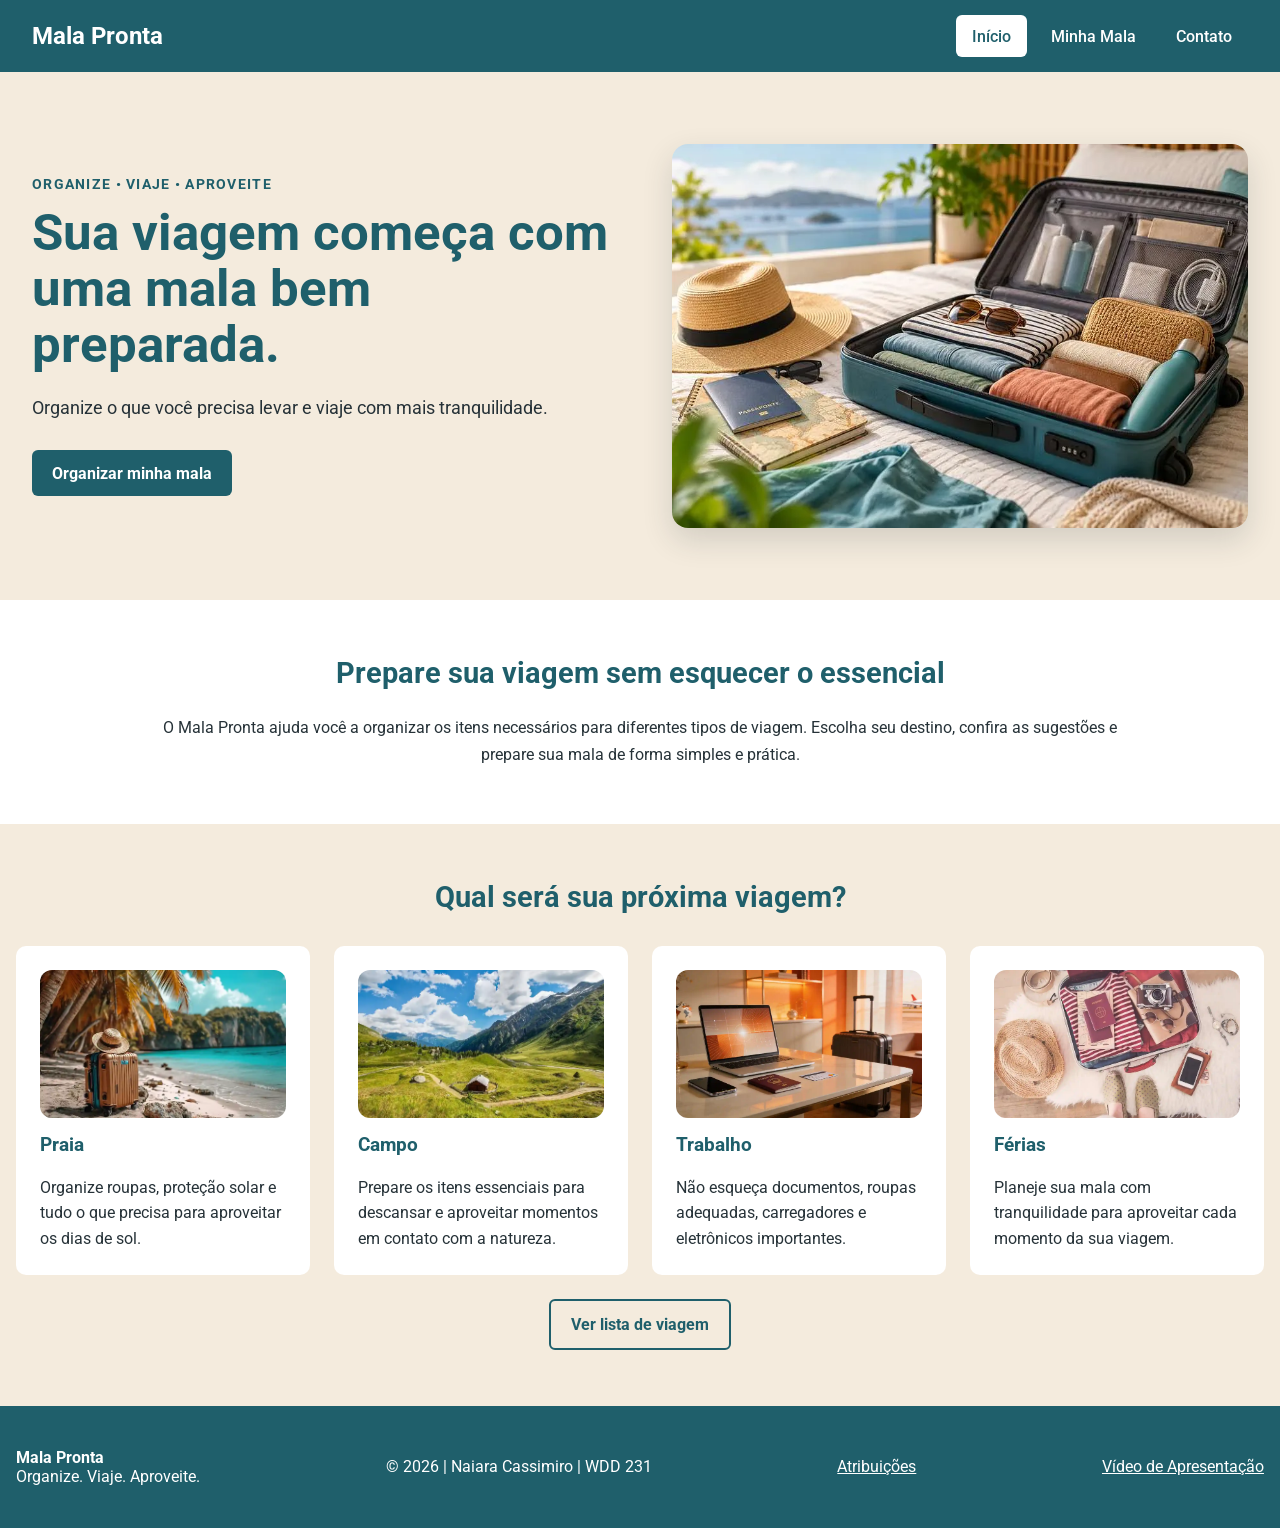
<file: projeto-final/index.html>
<!DOCTYPE html>
<html lang="pt-BR">

<head>
    <meta charset="UTF-8">
    <meta name="viewport" content="width=device-width, initial-scale=1.0">

    <title>Mala Pronta | Organizador de Viagens</title>
    <link rel="icon" href="imagens/favicon.ico" type="image/x-icon">
    <meta property="og:image"
        content="https://naiara-cassimiro.github.io/wdd231/projeto-final/imagens/mala-viagem.webp">

    <meta property="og:url" content="https://naiara-cassimiro.github.io/wdd231/projeto-final/">

    <meta name="description" content="Organize sua mala de viagem de forma simples e prática com o Mala Pronta.">

    <meta name="author" content="Naiara Cassimiro">

    <!-- Open Graph -->
    <meta property="og:title" content="Mala Pronta | Organizador de Viagens">
    <meta property="og:description" content="Planeje sua viagem e organize os itens essenciais da sua mala.">
    <meta property="og:type" content="website">

    <!-- Google Fonts -->
    <link rel="preconnect" href="https://fonts.googleapis.com">
    <link rel="preconnect" href="https://fonts.gstatic.com" crossorigin>
    <link href="https://fonts.googleapis.com/css2?family=Roboto:wght@400;500;700&display=swap" rel="stylesheet">

    <!-- CSS -->
    <link rel="stylesheet" href="estilos/mala_pronta.css">
    <link rel="stylesheet" href="estilos/mala_pronta_responsive.css">

    <script src="scripts/main.js" type="module"></script>

</head>

<body>

    <header>
        <a class="logo" href="index.html" aria-label="Mala Pronta - Página inicial">
            Mala Pronta
        </a>

        <button id="menu" aria-label="Abrir menu de navegação"></button>

        <nav id="navigation" aria-label="Navegação principal">
            <ul>
                <li>
                    <a href="index.html" class="active">Início</a>
                </li>
                <li>
                    <a href="mala.html">Minha Mala</a>
                </li>
                <li>
                    <a href="contato.html">Contato</a>
                </li>
            </ul>
        </nav>
    </header>

    <main>

        <section class="hero">
            <div class="hero-container">

                <div class="hero-content">
                    <p class="hero-label">ORGANIZE • VIAJE • APROVEITE</p>

                    <h1>Sua viagem começa com uma mala bem preparada.</h1>

                    <p>
                        Organize o que você precisa levar e viaje com
                        mais tranquilidade.
                    </p>

                    <a class="primary-button" href="mala.html">
                        Organizar minha mala
                    </a>
                </div>

                <div class="hero-image">
                    <img src="imagens/mala-viagem.webp" alt="Mala de viagem aberta e organizada com roupas e acessórios"
                        width="900" height="600">
                </div>

            </div>
        </section>

        <section class="introduction">
            <h2>Prepare sua viagem sem esquecer o essencial</h2>

            <p>
                O Mala Pronta ajuda você a organizar os itens necessários
                para diferentes tipos de viagem. Escolha seu destino,
                confira as sugestões e prepare sua mala de forma simples
                e prática.
            </p>
        </section>

        <section class="travel-types">
            <h2>Qual será sua próxima viagem?</h2>

            <div class="travel-grid">

                <article class="travel-card">
                    <img src="imagens/praia.webp" alt="Praia ensolarada com mar azul" width="600" height="360"
                        loading="lazy">

                    <h3>Praia</h3>
                    <p>
                        Organize roupas, proteção solar e tudo o que
                        precisa para aproveitar os dias de sol.
                    </p>
                </article>

                <article class="travel-card">
                    <img src="imagens/campo.webp" alt="Paisagem do campo com natureza e montanhas" width="600"
                        height="360" loading="lazy">

                    <h3>Campo</h3>
                    <p>
                        Prepare os itens essenciais para descansar e
                        aproveitar momentos em contato com a natureza.
                    </p>
                </article>

                <article class="travel-card">
                    <img src="imagens/trabalho.webp" alt="Notebook e acessórios preparados para uma viagem de trabalho"
                        width="600" height="360" loading="lazy">

                    <h3>Trabalho</h3>
                    <p>
                        Não esqueça documentos, roupas adequadas,
                        carregadores e eletrônicos importantes.
                    </p>
                </article>

                <article class="travel-card">
                    <img src="imagens/ferias.webp" alt="Mala de viagem com acessórios para as férias" width="600"
                        height="360" loading="lazy">

                    <h3>Férias</h3>
                    <p>
                        Planeje sua mala com tranquilidade para aproveitar
                        cada momento da sua viagem.
                    </p>
                </article>

            </div>

            <a class="secondary-button" href="mala.html">
                Ver lista de viagem
            </a>
        </section>

    </main>

    <footer>
        <div class="footer-content">
            <p>
                <strong>Mala Pronta</strong><br>
                Organize. Viaje. Aproveite.
            </p>

            <p>
                &copy; <span id="currentyear"></span>
                | Naiara Cassimiro | WDD 231
            </p>

            <p>
                <a href="atribuicoes.html">Atribuições</a>
            </p>

            <p>
                <a href="https://youtu.be/-0sILOpYD7E" target="_blank" rel="noopener noreferrer">
                    Vídeo de Apresentação
                </a>
            </p>
        </div>
    </footer>

</body>

</html>
</file>
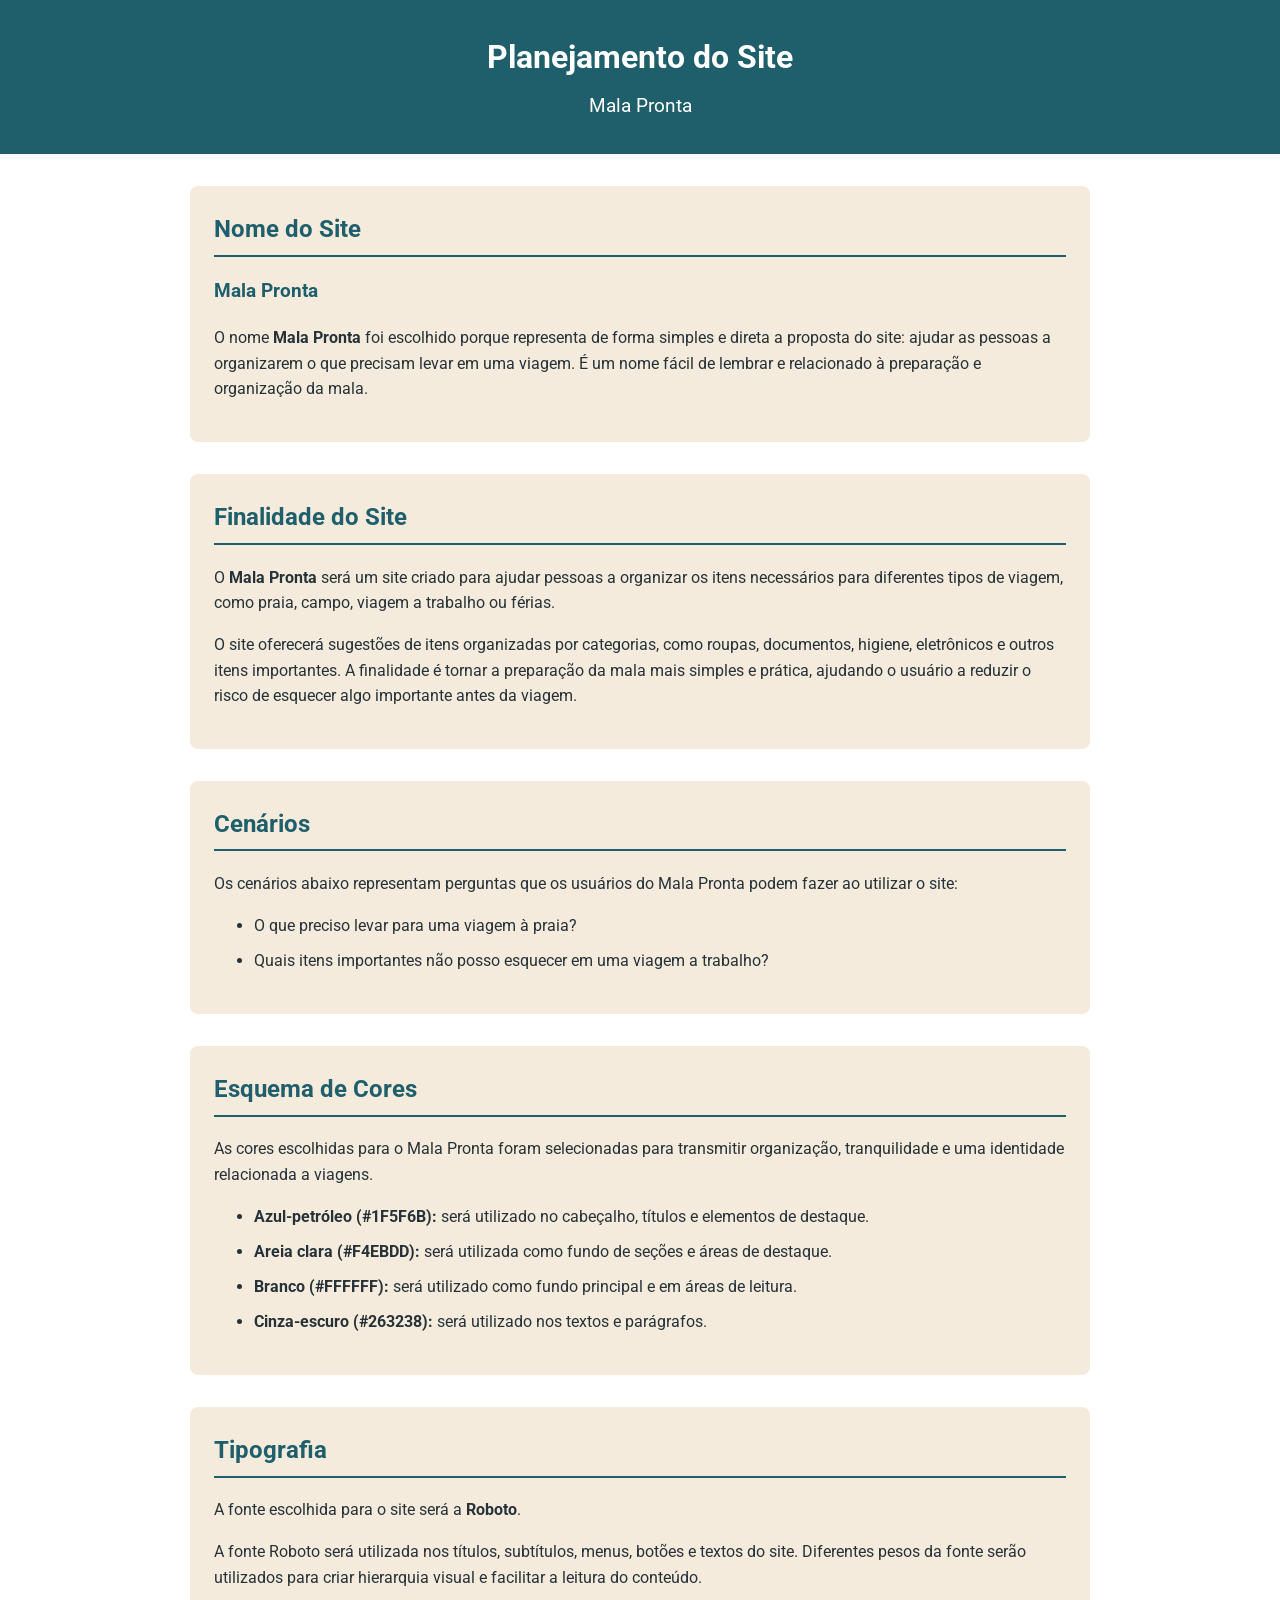
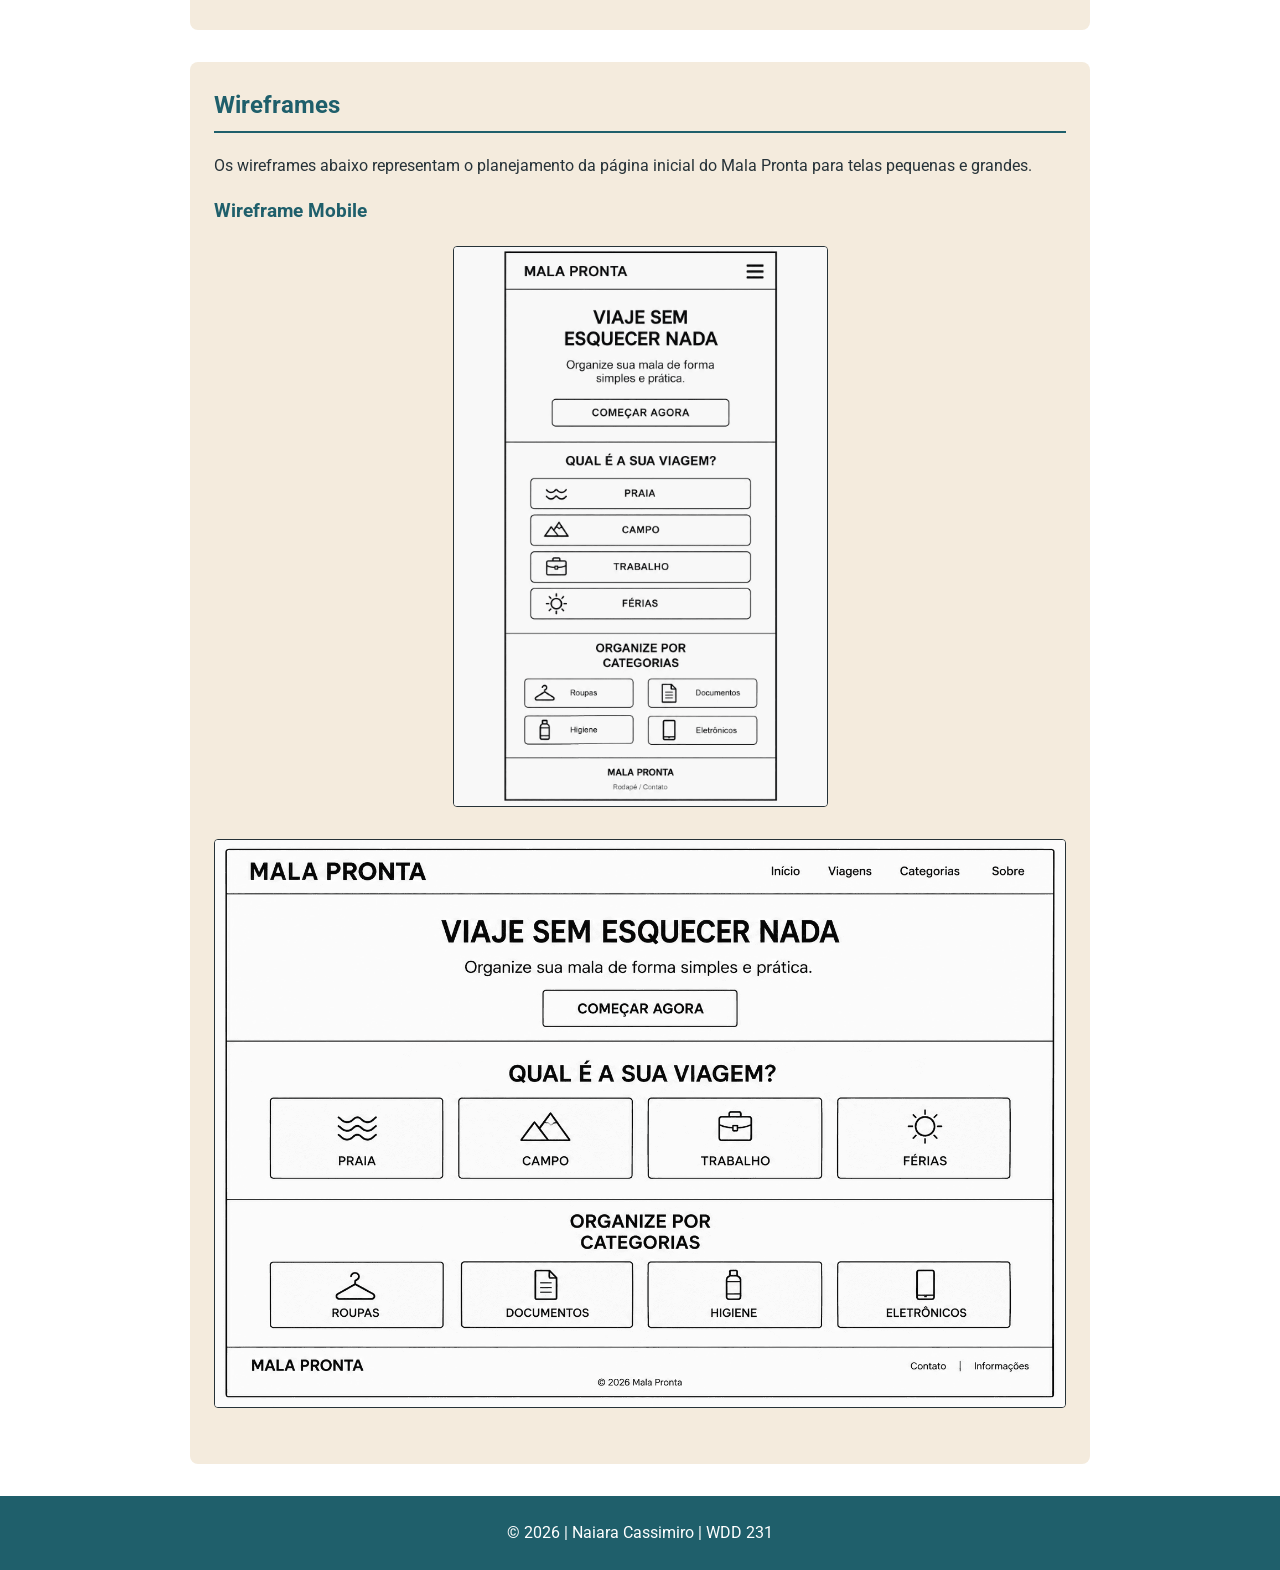
<file: siteplan.html>
<!DOCTYPE html>
<html lang="pt-BR">

<head>
    <meta charset="UTF-8">
    <meta name="viewport" content="width=device-width, initial-scale=1.0">

    <title>Planejamento do Site | Mala Pronta</title>

    <meta name="description" content="Documento de planejamento do site Mala Pronta, um organizador de viagens.">

    <meta name="author" content="Naiara Cassimiro">

    <!-- Google Fonts -->
    <link rel="preconnect" href="https://fonts.googleapis.com">
    <link rel="preconnect" href="https://fonts.gstatic.com" crossorigin>
    <link href="https://fonts.googleapis.com/css2?family=Roboto:wght@400;500;700&display=swap" rel="stylesheet">

    <!-- CSS -->
    <link rel="stylesheet" href="estilos/siteplan.css">
</head>

<body>

    <header>
        <h1>Planejamento do Site</h1>
        <p>Mala Pronta</p>
    </header>

    <main>

        <section>
            <h2>Nome do Site</h2>

            <h3>Mala Pronta</h3>

            <p>
                O nome <strong>Mala Pronta</strong> foi escolhido porque
                representa de forma simples e direta a proposta do site:
                ajudar as pessoas a organizarem o que precisam levar em
                uma viagem. É um nome fácil de lembrar e relacionado à
                preparação e organização da mala.
            </p>
        </section>

        <section>
            <h2>Finalidade do Site</h2>

            <p>
                O <strong>Mala Pronta</strong> será um site criado para
                ajudar pessoas a organizar os itens necessários para
                diferentes tipos de viagem, como praia, campo, viagem
                a trabalho ou férias.
            </p>

            <p>
                O site oferecerá sugestões de itens organizadas por
                categorias, como roupas, documentos, higiene,
                eletrônicos e outros itens importantes. A finalidade
                é tornar a preparação da mala mais simples e prática,
                ajudando o usuário a reduzir o risco de esquecer algo
                importante antes da viagem.
            </p>
        </section>

        <section>
            <h2>Cenários</h2>

            <p>
                Os cenários abaixo representam perguntas que os usuários
                do Mala Pronta podem fazer ao utilizar o site:
            </p>

            <ul>
                <li>
                    O que preciso levar para uma viagem à praia?
                </li>

                <li>
                    Quais itens importantes não posso esquecer em uma
                    viagem a trabalho?
                </li>
            </ul>
        </section>

        <section>
            <h2>Esquema de Cores</h2>

            <p>
                As cores escolhidas para o Mala Pronta foram selecionadas
                para transmitir organização, tranquilidade e uma identidade
                relacionada a viagens.
            </p>

            <ul>
                <li>
                    <strong>Azul-petróleo (#1F5F6B):</strong>
                    será utilizado no cabeçalho, títulos e elementos
                    de destaque.
                </li>

                <li>
                    <strong>Areia clara (#F4EBDD):</strong>
                    será utilizada como fundo de seções e áreas de destaque.
                </li>

                <li>
                    <strong>Branco (#FFFFFF):</strong>
                    será utilizado como fundo principal e em áreas de leitura.
                </li>

                <li>
                    <strong>Cinza-escuro (#263238):</strong>
                    será utilizado nos textos e parágrafos.
                </li>
            </ul>
        </section>

        <section>
            <h2>Tipografia</h2>

            <p>
                A fonte escolhida para o site será a
                <strong>Roboto</strong>.
            </p>

            <p>
                A fonte Roboto será utilizada nos títulos, subtítulos,
                menus, botões e textos do site. Diferentes pesos da fonte
                serão utilizados para criar hierarquia visual e facilitar
                a leitura do conteúdo.
            </p>
        </section>

        <section>
            <h2>Wireframes</h2>

            <p>
                Os wireframes abaixo representam o planejamento da página
                inicial do Mala Pronta para telas pequenas e grandes.
            </p>

            <h3>Wireframe Mobile</h3>

            <img src="imagens/wireframe_mobile.png"
                alt="Wireframe da página inicial do Mala Pronta para dispositivos móveis">

            <img src="imagens/wireframe_desktop.png"
                alt="Wireframe da página inicial do Mala Pronta para desktop e tablet">
        </section>

    </main>

    <footer>
        <p>&copy; 2026 | Naiara Cassimiro | WDD 231</p>
    </footer>

</body>

</html>
</file>
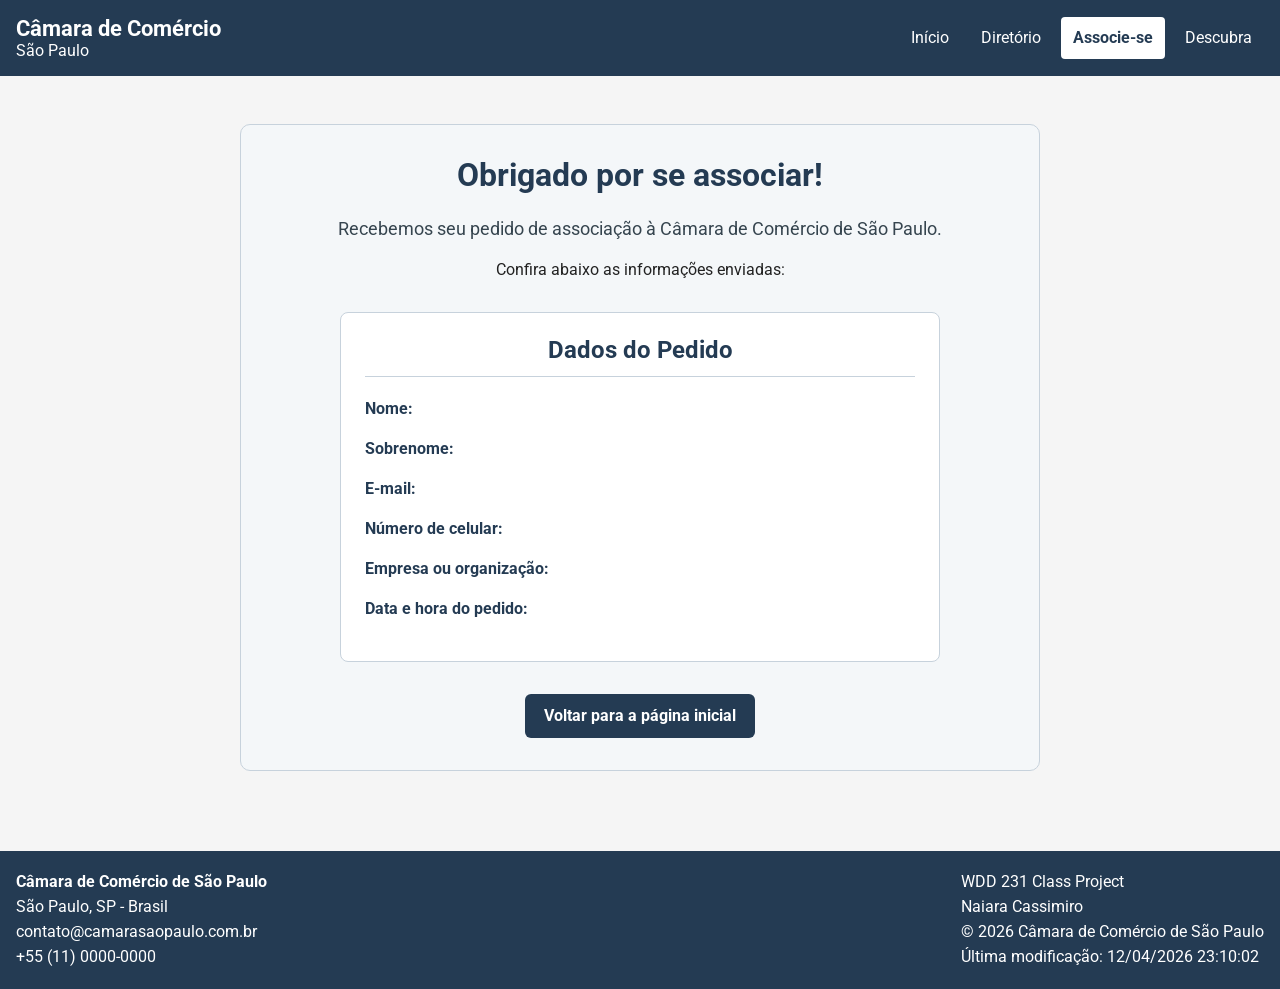
<file: camara/agradecimento.html>
<!DOCTYPE html>
<html lang="pt-BR">

<head>
    <meta charset="UTF-8">
    <meta name="viewport" content="width=device-width, initial-scale=1.0">

    <title>Obrigado | Câmara de Comércio de São Paulo</title>

    <meta name="description" content="Confirmação do pedido de associação à Câmara de Comércio de São Paulo.">

    <meta name="author" content="Naiara Cassimiro">

    <!-- Favicon -->
    <link rel="icon" href="favicon.ico">

    <!-- Google Fonts -->
    <link rel="preconnect" href="https://fonts.googleapis.com">
    <link rel="preconnect" href="https://fonts.gstatic.com" crossorigin>
    <link href="https://fonts.googleapis.com/css2?family=Roboto:wght@400;500;700&display=swap" rel="stylesheet">

    <!-- CSS -->
    <link rel="stylesheet" href="../estilos/normalize.css">
    <link rel="stylesheet" href="estilos/home.css">
    <link rel="stylesheet" href="estilos/agradecimento.css">

    <!-- JavaScript -->
    <script src="scripts/navigation.js" defer></script>
    <script src="scripts/date.js" defer></script>
    <script src="scripts/agradecimento.js" defer></script>
</head>

<body>

    <header>

        <div class="brand">
            <span class="brand-name">Câmara de Comércio</span>
            <span class="brand-city">São Paulo</span>
        </div>

        <button id="menu" aria-label="Abrir menu de navegação"></button>

        <nav id="navigation">
            <ul>
                <li>
                    <a href="index.html">Início</a>
                </li>

                <li>
                    <a href="diretorio.html">Diretório</a>
                </li>

                <li>
                    <a href="associacao.html" class="active">
                        Associe-se
                    </a>
                </li>

                <li>
                    <a href="sobre.html">Descubra</a>
                </li>
            </ul>
        </nav>

    </header>

    <main class="agradecimento-principal">

        <section class="confirmacao">

            <h1>Obrigado por se associar!</h1>

            <p class="mensagem-confirmacao">
                Recebemos seu pedido de associação à Câmara de Comércio
                de São Paulo.
            </p>

            <p>
                Confira abaixo as informações enviadas:
            </p>

            <div class="dados-enviados">

                <h2>Dados do Pedido</h2>

                <p>
                    <strong>Nome:</strong>
                    <span id="nome-enviado"></span>
                </p>

                <p>
                    <strong>Sobrenome:</strong>
                    <span id="sobrenome-enviado"></span>
                </p>

                <p>
                    <strong>E-mail:</strong>
                    <span id="email-enviado"></span>
                </p>

                <p>
                    <strong>Número de celular:</strong>
                    <span id="telefone-enviado"></span>
                </p>

                <p>
                    <strong>Empresa ou organização:</strong>
                    <span id="organizacao-enviada"></span>
                </p>

                <p>
                    <strong>Data e hora do pedido:</strong>
                    <span id="data-hora-enviada"></span>
                </p>

            </div>

            <a href="index.html" class="botao-inicio">
                Voltar para a página inicial
            </a>

        </section>

    </main>

    <footer>

        <div class="contact-info">

            <p>
                <strong>Câmara de Comércio de São Paulo</strong>
            </p>

            <p>São Paulo, SP - Brasil</p>

            <p>contato@camarasaopaulo.com.br</p>

            <p>+55 (11) 0000-0000</p>

        </div>

        <div class="developer-info">

            <p>WDD 231 Class Project</p>

            <p>Naiara Cassimiro</p>

            <p>
                &copy;
                <span id="currentyear"></span>
                Câmara de Comércio de São Paulo
            </p>

            <p id="lastModified"></p>

        </div>

    </footer>

</body>

</html>
</file>
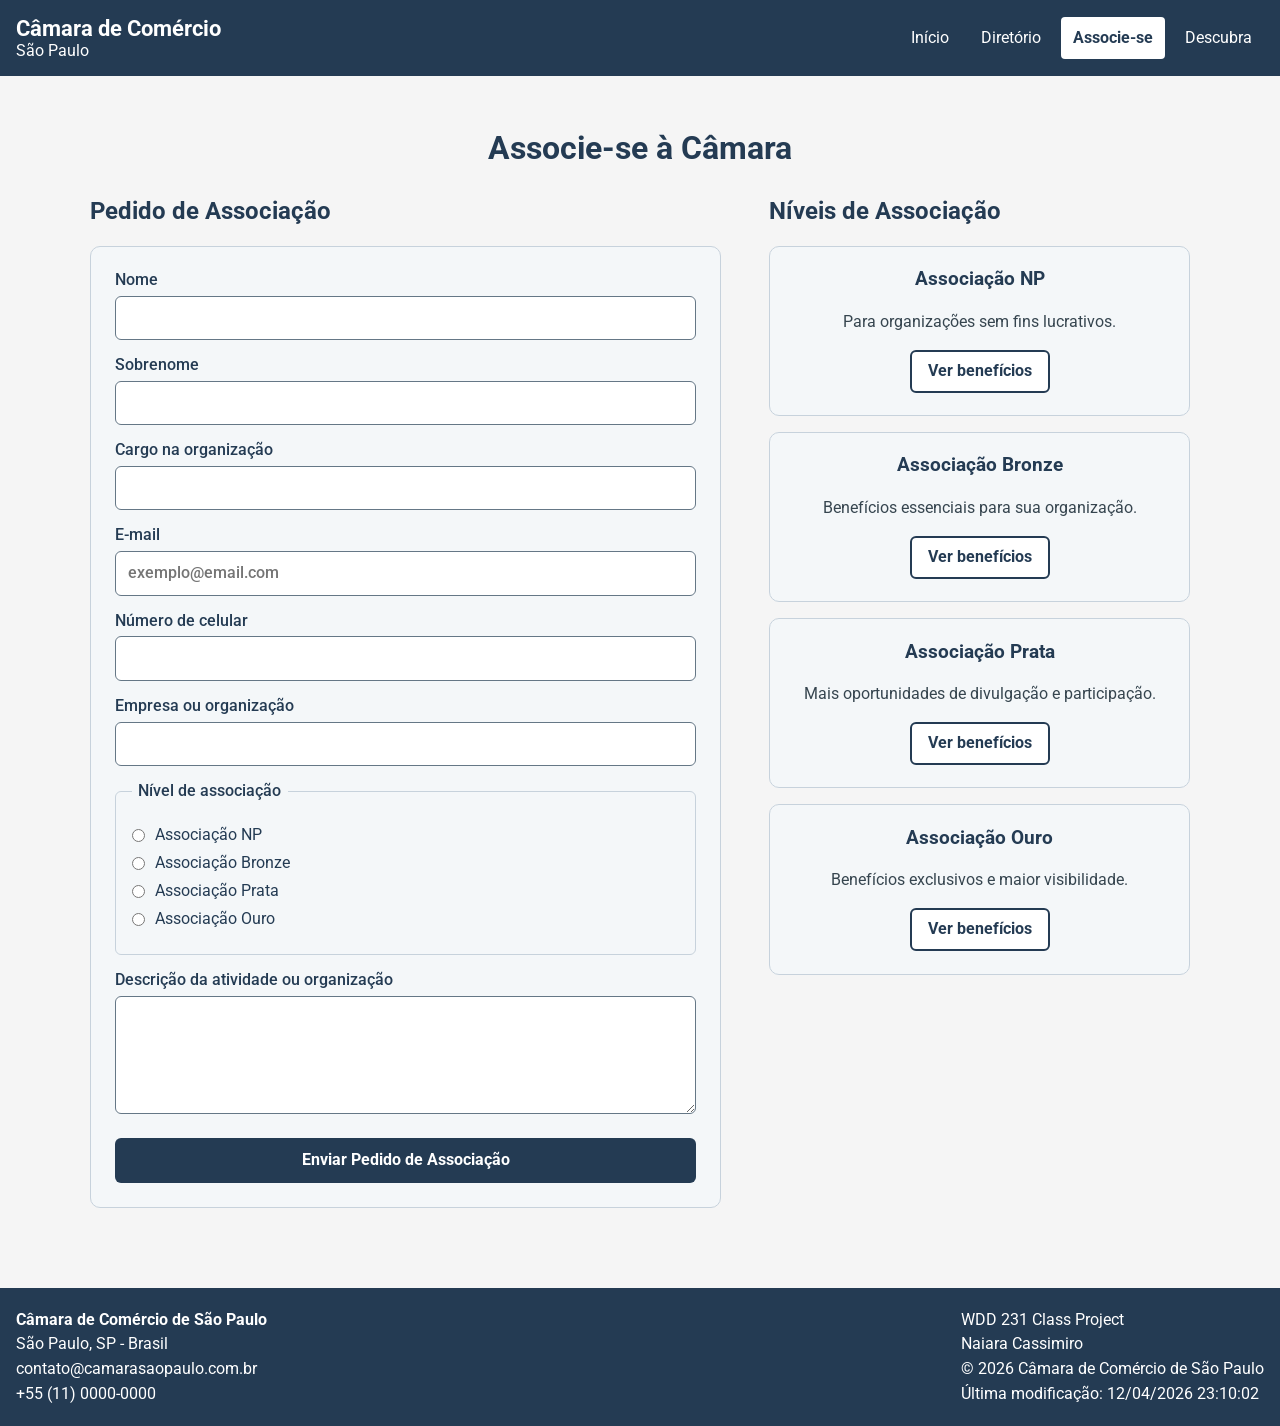
<file: camara/associacao.html>
<!DOCTYPE html>
<html lang="pt-BR">

<head>
    <meta charset="UTF-8">
    <meta name="viewport" content="width=device-width, initial-scale=1.0">

    <title>Associe-se | Câmara de Comércio de São Paulo</title>

    <meta name="description"
        content="Solicite sua associação à Câmara de Comércio de São Paulo e conheça os níveis e benefícios disponíveis.">

    <meta name="author" content="Naiara Cassimiro">

    <!-- Open Graph -->
    <meta property="og:title" content="Associe-se à Câmara de Comércio de São Paulo">
    <meta property="og:description"
        content="Associe-se à Câmara de Comércio de São Paulo e conheça os níveis e benefícios disponíveis para sua organização.">
    <meta property="og:type" content="website">
    <meta property="og:image" content="https://naiara-cassimiro.github.io/wdd231/camara/imagens/chamber-social.webp">
    <meta property="og:url" content="https://naiara-cassimiro.github.io/wdd231/camara/associacao.html">

    <!-- Favicon -->
    <link rel="icon" href="favicon.ico">

    <!-- Google Fonts -->
    <link rel="preconnect" href="https://fonts.googleapis.com">
    <link rel="preconnect" href="https://fonts.gstatic.com" crossorigin>
    <link href="https://fonts.googleapis.com/css2?family=Roboto:wght@400;500;700&display=swap" rel="stylesheet">

    <!-- CSS -->
    <link rel="stylesheet" href="../estilos/normalize.css">
    <link rel="stylesheet" href="estilos/home.css">
    <link rel="stylesheet" href="estilos/associacao.css">

    <!-- JavaScript -->
    <script src="scripts/navigation.js" defer></script>
    <script src="scripts/date.js" defer></script>
    <script src="scripts/associacao.js" defer></script>
</head>

<body>

    <header>
        <div class="brand">
            <span class="brand-name">Câmara de Comércio</span>
            <span class="brand-city">São Paulo</span>
        </div>

        <button id="menu" aria-label="Abrir menu de navegação"></button>

        <nav id="navigation">
            <ul>
                <li>
                    <a href="index.html">Início</a>
                </li>
                <li>
                    <a href="diretorio.html">Diretório</a>
                </li>
                <li>
                    <a href="associacao.html" class="active" aria-current="page">
                        Associe-se
                    </a>
                </li>
                <li>
                    <a href="sobre.html">Descubra</a>
                </li>
            </ul>
        </nav>
    </header>

    <main class="associacao-principal">

        <h1>Associe-se à Câmara</h1>

        <div class="associacao-layout">

            <!-- FORMULÁRIO -->
            <section class="secao-formulario">

                <h2>Pedido de Associação</h2>

                <form method="get" action="agradecimento.html">

                    <label>
                        Nome
                        <input type="text" name="nome" title="Digite seu nome" autocomplete="given-name" required>
                    </label>

                    <label>
                        Sobrenome
                        <input type="text" name="sobrenome" title="Digite seu sobrenome" autocomplete="family-name"
                            required>
                    </label>

                    <label>
                        Cargo na organização
                        <input type="text" name="cargo"
                            title="Digite seu cargo na organização usando pelo menos 7 caracteres, apenas letras, espaços e hífens"
                            autocomplete="organization-title" pattern="[A-Za-zÀ-ÖØ-öø-ÿ\s-]{7,}">
                    </label>

                    <label>
                        E-mail
                        <input type="email" name="email" title="Digite seu endereço de e-mail" autocomplete="email"
                            placeholder="exemplo@email.com" required>
                    </label>

                    <label>
                        Número de celular
                        <input type="tel" name="telefone" title="Digite seu número de celular" autocomplete="tel"
                            required>
                    </label>

                    <label>
                        Empresa ou organização
                        <input type="text" name="organizacao" title="Digite o nome da sua empresa ou organização"
                            autocomplete="organization" required>
                    </label>

                    <fieldset class="nivel-associacao">
                        <legend>Nível de associação</legend>

                        <label>
                            <input type="radio" name="membership" value="np" required>
                            Associação NP
                        </label>

                        <label>
                            <input type="radio" name="membership" value="bronze">
                            Associação Bronze
                        </label>

                        <label>
                            <input type="radio" name="membership" value="silver">
                            Associação Prata
                        </label>

                        <label>
                            <input type="radio" name="membership" value="gold">
                            Associação Ouro
                        </label>
                    </fieldset>

                    <label>
                        Descrição da atividade ou organização
                        <textarea name="descricao" title="Descreva a atividade da empresa ou organização"
                            rows="5"></textarea>
                    </label>

                    <input type="hidden" name="timestamp" id="registro-data-hora">

                    <button type="submit">
                        Enviar Pedido de Associação
                    </button>

                </form>

            </section>

            <!-- NÍVEIS DE ASSOCIAÇÃO -->
            <section class="secao-niveis">

                <h2>Níveis de Associação</h2>

                <div class="cartoes-associacao">

                    <article class="cartao-associacao">
                        <h3>Associação NP</h3>

                        <p>
                            Para organizações sem fins lucrativos.
                        </p>

                        <button type="button" data-modal="modal-np">
                            Ver benefícios
                        </button>
                    </article>

                    <article class="cartao-associacao">
                        <h3>Associação Bronze</h3>

                        <p>
                            Benefícios essenciais para sua organização.
                        </p>

                        <button type="button" data-modal="modal-bronze">
                            Ver benefícios
                        </button>
                    </article>

                    <article class="cartao-associacao">
                        <h3>Associação Prata</h3>

                        <p>
                            Mais oportunidades de divulgação e participação.
                        </p>

                        <button type="button" data-modal="modal-prata">
                            Ver benefícios
                        </button>
                    </article>

                    <article class="cartao-associacao">
                        <h3>Associação Ouro</h3>

                        <p>
                            Benefícios exclusivos e maior visibilidade.
                        </p>

                        <button type="button" data-modal="modal-ouro">
                            Ver benefícios
                        </button>
                    </article>

                </div>

            </section>

        </div>

        <!-- MODAL NP -->
        <dialog id="modal-np">

            <div class="conteudo-modal">

                <h2>Associação NP</h2>

                <p>
                    Desenvolvida especialmente para organizações sem fins
                    lucrativos e sem cobrança de taxa.
                </p>

                <ul>
                    <li>Participação em eventos da Câmara</li>
                    <li>Acesso a treinamentos selecionados</li>
                    <li>Oportunidades de networking</li>
                    <li>Divulgação no diretório de membros</li>
                </ul>

                <button type="button" class="fechar-modal">
                    Fechar
                </button>

            </div>

        </dialog>

        <!-- MODAL BRONZE -->
        <dialog id="modal-bronze">

            <div class="conteudo-modal">

                <h2>Associação Bronze</h2>

                <ul>
                    <li>Todos os benefícios básicos da Câmara</li>
                    <li>Participação em eventos especiais</li>
                    <li>Acesso a treinamentos</li>
                    <li>Descontos em eventos selecionados</li>
                </ul>

                <button type="button" class="fechar-modal">
                    Fechar
                </button>

            </div>

        </dialog>

        <!-- MODAL PRATA -->
        <dialog id="modal-prata">

            <div class="conteudo-modal">

                <h2>Associação Prata</h2>

                <ul>
                    <li>Benefícios do nível Bronze</li>
                    <li>Maior divulgação da organização</li>
                    <li>Descontos adicionais em eventos</li>
                    <li>Participação em treinamentos exclusivos</li>
                </ul>

                <button type="button" class="fechar-modal">
                    Fechar
                </button>

            </div>

        </dialog>

        <!-- MODAL OURO -->
        <dialog id="modal-ouro">

            <div class="conteudo-modal">

                <h2>Associação Ouro</h2>

                <ul>
                    <li>Benefícios dos níveis anteriores</li>
                    <li>Destaque especial da empresa</li>
                    <li>Publicidade em posições de destaque</li>
                    <li>Prioridade em eventos e treinamentos</li>
                    <li>Maior visibilidade dentro da Câmara</li>
                </ul>

                <button type="button" class="fechar-modal">
                    Fechar
                </button>

            </div>

        </dialog>

    </main>

    <footer>

        <div class="contact-info">

            <p>
                <strong>Câmara de Comércio de São Paulo</strong>
            </p>

            <p>São Paulo, SP - Brasil</p>

            <p>contato@camarasaopaulo.com.br</p>

            <p>+55 (11) 0000-0000</p>

        </div>

        <div class="developer-info">

            <p>WDD 231 Class Project</p>

            <p>Naiara Cassimiro</p>

            <p>
                &copy;
                <span id="currentyear"></span>
                Câmara de Comércio de São Paulo
            </p>

            <p id="lastModified"></p>

        </div>

    </footer>

</body>

</html>
</file>
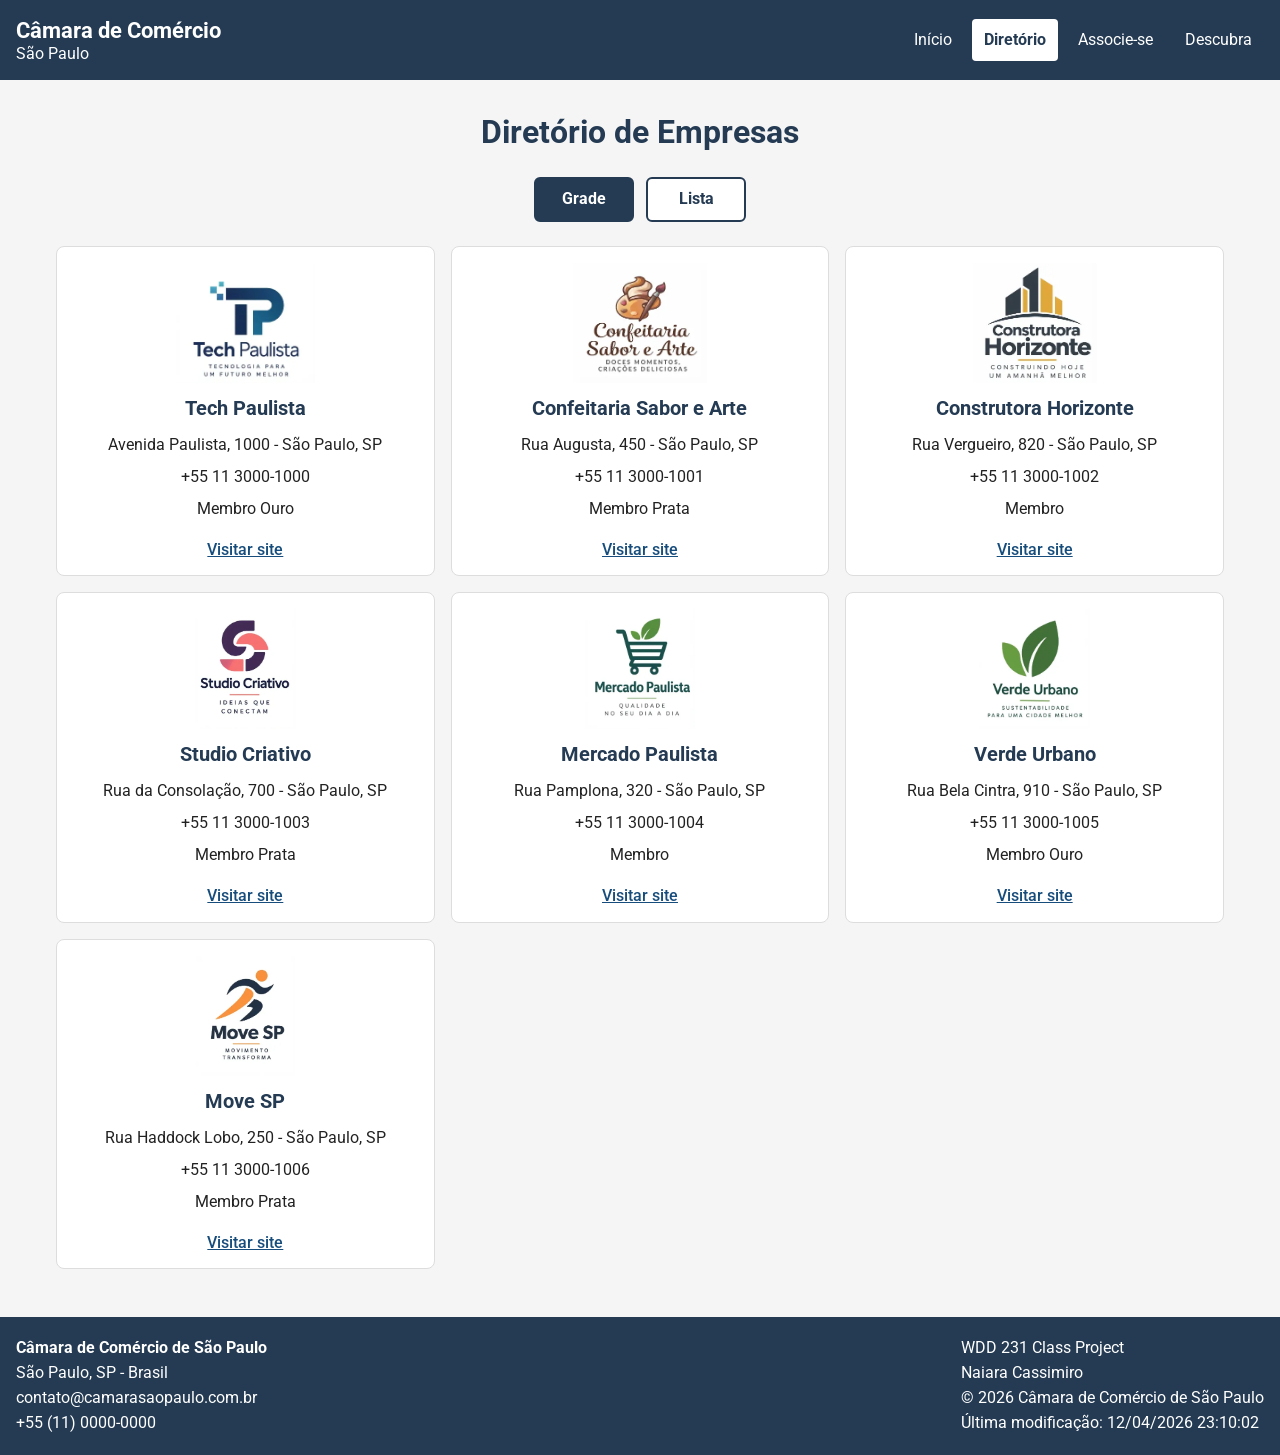
<file: camara/diretorio.html>
<!DOCTYPE html>
<html lang="pt-BR">

<head>
    <meta charset="UTF-8">
    <meta name="viewport" content="width=device-width, initial-scale=1.0">

    <title>Diretório | Câmara de Comércio de São Paulo</title>

    <meta name="description"
        content="Diretório de empresas da Câmara de Comércio de São Paulo com informações sobre empresas, serviços e membros da comunidade.">

    <meta name="author" content="Naiara Cassimiro">

    <!-- Favicon -->
    <link rel="icon" href="favicon.ico">

    <!-- Google Fonts -->
    <link rel="preconnect" href="https://fonts.googleapis.com">
    <link rel="preconnect" href="https://fonts.gstatic.com" crossorigin>
    <link href="https://fonts.googleapis.com/css2?family=Roboto:wght@400;500;700&display=swap" rel="stylesheet">

    <!-- CSS -->
    <link rel="stylesheet" href="../estilos/normalize.css">
    <link rel="stylesheet" href="estilos/directory.css">

    <!-- Open Graph -->
    <meta property="og:title" content="Diretório da Câmara de Comércio de São Paulo">

    <meta property="og:description"
        content="Conheça as empresas e serviços que fazem parte da Câmara de Comércio de São Paulo.">

    <meta property="og:type" content="website">

    <meta property="og:image" content="https://naiara-cassimiro.github.io/wdd231/camara/imagens/chamber-social.webp">

    <meta property="og:url" content="https://naiara-cassimiro.github.io/wdd231/camara/diretorio.html">

    <!-- JavaScript -->
    <script src="scripts/directory.js" defer></script>
    <script src="scripts/navigation.js" defer></script>
    <script src="scripts/date.js" defer></script>
</head>

<body>

    <header>
        <div class="brand">
            <span class="brand-name">Câmara de Comércio</span>
            <span class="brand-city">São Paulo</span>
        </div>

        <button id="menu" type="button" aria-label="Abrir menu de navegação">
        </button>


        <nav id="navigation" aria-label="Navegação principal">
            <ul>
                <li>
                    <a href="index.html">Início</a>
                </li>

                <li>
                    <a href="diretorio.html" class="active" aria-current="page">
                        Diretório
                    </a>
                </li>

                <li>
                    <a href="associacao.html">Associe-se</a>
                </li>

                <li>
                    <a href="sobre.html">Descubra</a>
                </li>
            </ul>
        </nav>

    </header>

    <main>
        <h1>Diretório de Empresas</h1>

        <div class="view-buttons">
            <button id="grid" class="selected" type="button" aria-label="Exibir empresas em grade">
                Grade
            </button>

            <button id="list" type="button" aria-label="Exibir empresas em lista">
                Lista
            </button>
        </div>

        <div id="members" class="grid"></div>
    </main>

    <footer>
        <div class="contact-info">
            <p>
                <strong>Câmara de Comércio de São Paulo</strong>
            </p>

            <p>São Paulo, SP - Brasil</p>
            <p>contato@camarasaopaulo.com.br</p>
            <p>+55 (11) 0000-0000</p>
        </div>

        <div class="developer-info">
            <p>WDD 231 Class Project</p>

            <p>Naiara Cassimiro</p>

            <p>
                &copy;
                <span id="currentyear"></span>
                Câmara de Comércio de São Paulo
            </p>

            <p id="lastModified"></p>
        </div>
    </footer>

</body>

</html>
</file>
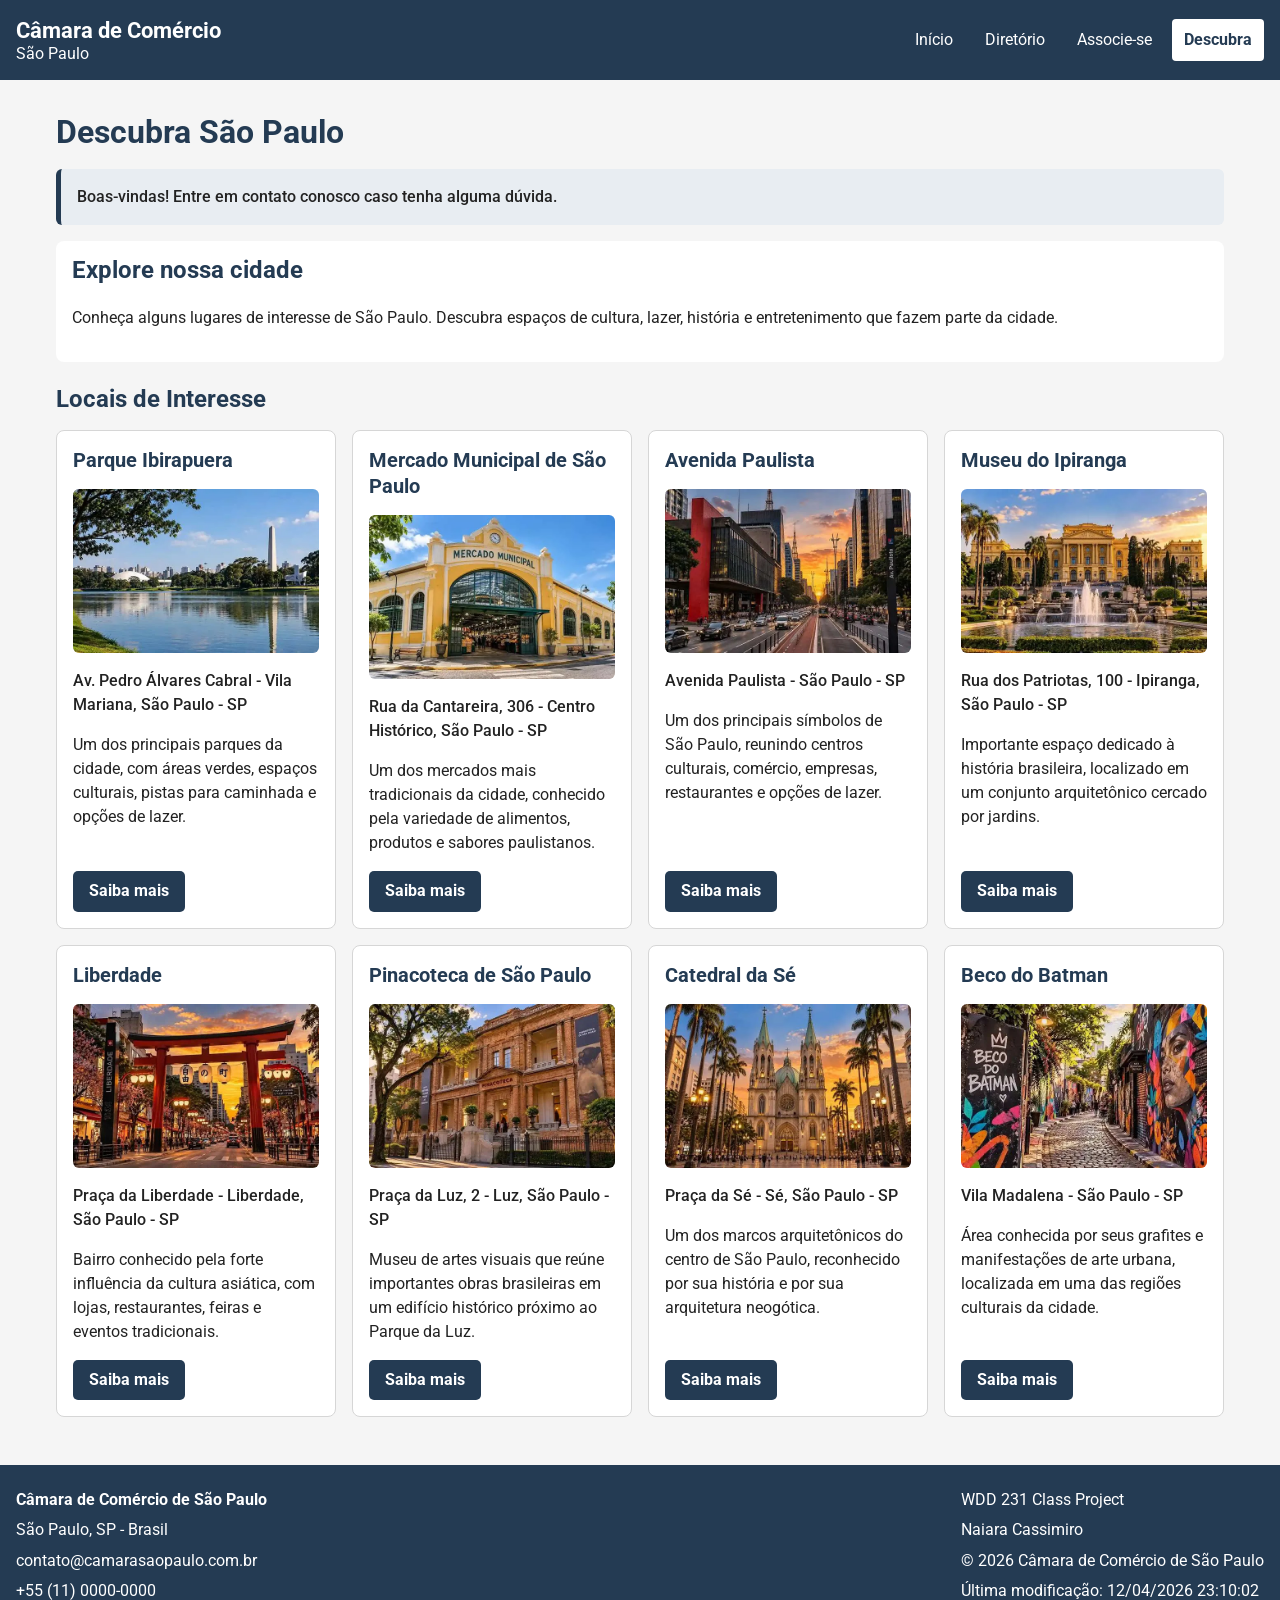
<file: camara/sobre.html>
<!DOCTYPE html>
<html lang="pt-BR">

<head>
    <meta charset="UTF-8">
    <meta name="viewport" content="width=device-width, initial-scale=1.0">

    <title>Sobre Nós | Câmara de Comércio de São Paulo</title>

    <meta name="description"
        content="Descubra locais de interesse, cultura, lazer e oportunidades em São Paulo com a Câmara de Comércio de São Paulo.">

    <meta name="author" content="Naiara Cassimiro">

    <!-- Favicon -->
    <link rel="icon" href="favicon.ico" type="image/x-icon">

    <!-- Google Fonts -->
    <link rel="preconnect" href="https://fonts.googleapis.com">
    <link rel="preconnect" href="https://fonts.gstatic.com" crossorigin>

    <link href="https://fonts.googleapis.com/css2?family=Roboto:wght@400;500;700&display=swap" rel="stylesheet">

    <!-- CSS -->
    <link rel="stylesheet" href="../estilos/normalize.css">
    <link rel="stylesheet" href="estilos/sobre.css">

    <!-- Open Graph -->
    <meta property="og:title" content="Descubra São Paulo | Câmara de Comércio">

    <meta property="og:description" content="Conheça locais de interesse, cultura e lazer na cidade de São Paulo.">

    <meta property="og:type" content="website">

    <meta property="og:image" content="https://naiara-cassimiro.github.io/wdd231/camara/imagens/chamber-social.webp">

    <meta property="og:url" content="https://naiara-cassimiro.github.io/wdd231/camara/sobre.html">

    <!-- JavaScript -->
    <script src="scripts/navigation.js" defer></script>
    <script src="scripts/date.js" defer></script>
    <script src="scripts/sobre.js" type="module"></script>
</head>

<body>

    <header>

        <div class="brand">
            <span class="brand-name">Câmara de Comércio</span>
            <span class="brand-city">São Paulo</span>
        </div>

        <button id="menu" type="button" aria-label="Abrir menu de navegação" aria-controls="navigation"
            aria-expanded="false">
        </button>

        <nav id="navigation" aria-label="Navegação principal">
            <ul>
                <li>
                    <a href="index.html">Início</a>
                </li>

                <li>
                    <a href="diretorio.html">Diretório</a>
                </li>

                <li>
                    <a href="associacao.html">Associe-se</a>
                </li>

                <li>
                    <a href="sobre.html" class="active" aria-current="page">
                        Descubra
                    </a>
                </li>
            </ul>
        </nav>

    </header>

    <main>

        <h1>Descubra São Paulo</h1>

        <!-- Mensagem de visitas -->
        <aside id="visit-message" class="visit-message" aria-live="polite">
        </aside>

        <!-- Introdução -->
        <section class="discover-intro">

            <h2>Explore nossa cidade</h2>

            <p>
                Conheça alguns lugares de interesse de São Paulo.
                Descubra espaços de cultura, lazer, história e
                entretenimento que fazem parte da cidade.
            </p>

        </section>

        <!-- Locais de interesse -->
        <section class="discover">

            <h2>Locais de Interesse</h2>

            <div id="places-container" class="places-container">
            </div>

        </section>

    </main>

    <footer>

        <div class="contact-info">

            <p>
                <strong>Câmara de Comércio de São Paulo</strong>
            </p>

            <p>São Paulo, SP - Brasil</p>

            <p>contato@camarasaopaulo.com.br</p>

            <p>+55 (11) 0000-0000</p>

        </div>

        <div class="developer-info">

            <p>WDD 231 Class Project</p>

            <p>Naiara Cassimiro</p>

            <p>
                &copy;
                <span id="currentyear"></span>
                Câmara de Comércio de São Paulo
            </p>

            <p id="lastModified"></p>

        </div>

    </footer>

</body>

</html>
</file>
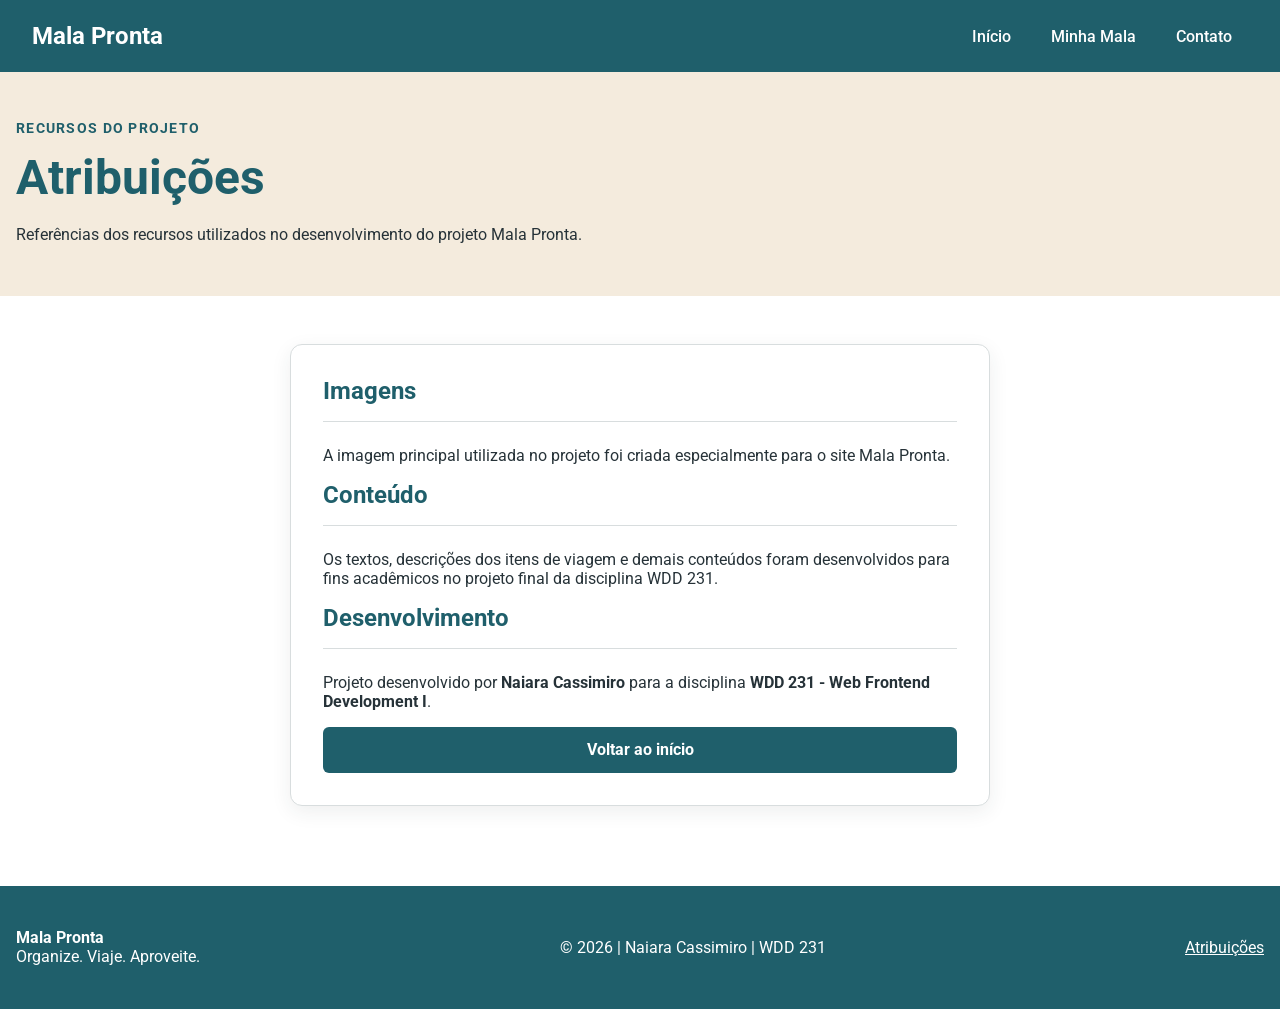
<file: projeto-final/atribuicoes.html>
<!DOCTYPE html>
<html lang="pt-BR">

<head>
    <meta charset="UTF-8">
    <meta name="viewport" content="width=device-width, initial-scale=1.0">

    <title>Atribuições | Mala Pronta</title>

    <!-- Favicon -->
    <link rel="icon" href="imagens/favicon.ico" type="image/x-icon">

    <!-- Open Graph -->

    <meta property="og:image"
        content="https://naiara-cassimiro.github.io/wdd231/projeto-final/imagens/mala-viagem.webp">
    <meta property="og:url" content="https://naiara-cassimiro.github.io/wdd231/projeto-final/atribuicoes.html">
    <meta name="description" content="Atribuições e referências dos recursos utilizados no projeto Mala Pronta.">
    <meta name="author" content="Naiara Cassimiro">

    <!-- Open Graph -->
    <meta property="og:title" content="Atribuições | Mala Pronta">
    <meta property="og:description" content="Referências e atribuições dos recursos utilizados no projeto Mala Pronta.">
    <meta property="og:type" content="website">

    <!-- Google Fonts -->
    <link rel="preconnect" href="https://fonts.googleapis.com">
    <link rel="preconnect" href="https://fonts.gstatic.com" crossorigin>
    <link href="https://fonts.googleapis.com/css2?family=Roboto:wght@400;500;700&display=swap" rel="stylesheet">

    <!-- CSS -->
    <link rel="stylesheet" href="estilos/mala_pronta.css">
    <link rel="stylesheet" href="estilos/mala_pronta_responsive.css">


    <!-- JavaScript -->
    <script src="scripts/main.js" type="module"></script>

</head>

<body>

    <header>
        <a class="logo" href="index.html" aria-label="Mala Pronta - Página inicial">
            Mala Pronta
        </a>

        <button id="menu" aria-label="Abrir menu de navegação"></button>

        <nav id="navigation" aria-label="Navegação principal">
            <ul>
                <li>
                    <a href="index.html">Início</a>
                </li>
                <li>
                    <a href="mala.html">Minha Mala</a>
                </li>
                <li>
                    <a href="contato.html">Contato</a>
                </li>
            </ul>
        </nav>
    </header>

    <main>

        <section class="page-heading">
            <div class="page-heading-content">

                <p class="hero-label">
                    RECURSOS DO PROJETO
                </p>

                <h1>Atribuições</h1>

                <p>
                    Referências dos recursos utilizados no
                    desenvolvimento do projeto Mala Pronta.
                </p>

            </div>
        </section>

        <section class="confirmation-section">

            <div class="confirmation-card">

                <h2>Imagens</h2>

                <div class="confirmation-data">

                    <p>
                        A imagem principal utilizada no projeto
                        foi criada especialmente para o site
                        Mala Pronta.
                    </p>

                </div>

                <h2>Conteúdo</h2>

                <div class="confirmation-data">

                    <p>
                        Os textos, descrições dos itens de viagem
                        e demais conteúdos foram desenvolvidos
                        para fins acadêmicos no projeto final
                        da disciplina WDD 231.
                    </p>

                </div>

                <h2>Desenvolvimento</h2>

                <div class="confirmation-data">

                    <p>
                        Projeto desenvolvido por
                        <strong>Naiara Cassimiro</strong>
                        para a disciplina
                        <strong>WDD 231 - Web Frontend Development I</strong>.
                    </p>

                </div>

                <a class="primary-button" href="index.html">
                    Voltar ao início
                </a>

            </div>

        </section>

    </main>

    <footer>
        <div class="footer-content">

            <p>
                <strong>Mala Pronta</strong><br>
                Organize. Viaje. Aproveite.
            </p>

            <p>
                &copy;
                <span id="currentyear"></span>
                | Naiara Cassimiro | WDD 231
            </p>

            <p>
                <a href="atribuicoes.html">
                    Atribuições
                </a>
            </p>

        </div>
    </footer>

</body>

</html>
</file>
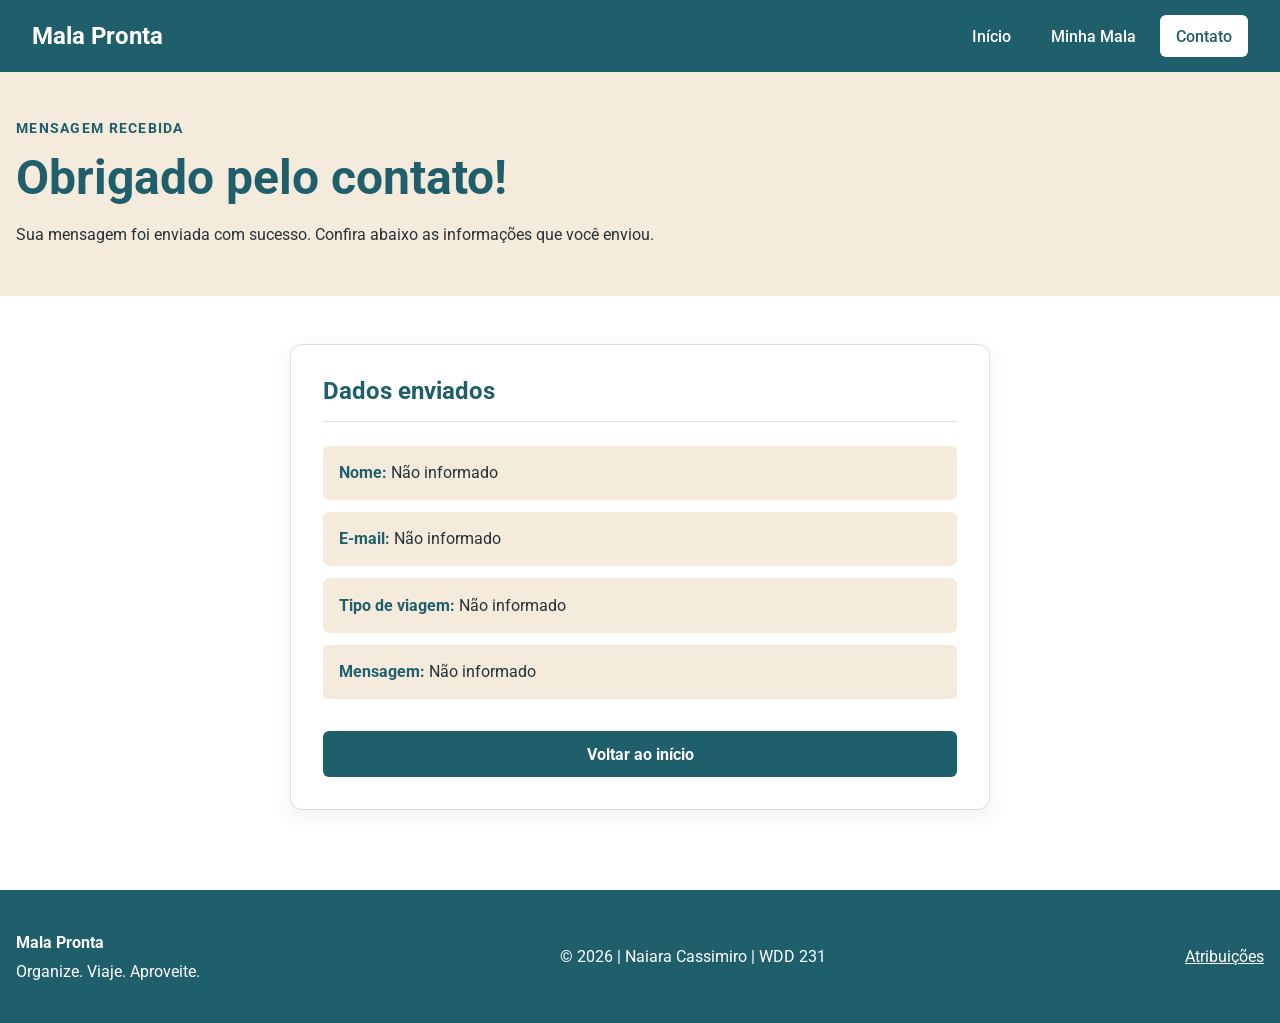
<file: projeto-final/confirmacao.html>
<!DOCTYPE html>
<html lang="pt-BR">

<head>
    <meta charset="UTF-8">
    <meta name="viewport" content="width=device-width, initial-scale=1.0">

    <title>Mensagem Enviada | Mala Pronta</title>

    <!-- Favicon -->
    <link rel="icon" href="imagens/favicon.ico" type="image/x-icon">

    <meta name="description" content="Confirmação de envio de mensagem para o Mala Pronta.">

    <meta name="author" content="Naiara Cassimiro">

    <link rel="preconnect" href="https://fonts.googleapis.com">
    <link rel="preconnect" href="https://fonts.gstatic.com" crossorigin>

    <link href="https://fonts.googleapis.com/css2?family=Roboto:wght@400;500;700&display=swap" rel="stylesheet">

    <!-- CSS -->
    <link rel="stylesheet" href="estilos/mala_pronta.css">
    <link rel="stylesheet" href="estilos/mala_pronta_responsive.css">

    <script src="scripts/navigation.js" defer></script>
    <script src="scripts/confirmacao.js" defer></script>
</head>

<body>

    <header>
        <a class="logo" href="index.html">
            Mala Pronta
        </a>

        <button id="menu" type="button" aria-label="Abrir menu de navegação">
        </button>

        <nav id="navigation">
            <ul>
                <li>
                    <a href="index.html">
                        Início
                    </a>
                </li>

                <li>
                    <a href="mala.html">
                        Minha Mala
                    </a>
                </li>

                <li>
                    <a href="contato.html" class="active">
                        Contato
                    </a>
                </li>
            </ul>
        </nav>
    </header>

    <main>

        <section class="page-heading">

            <div class="page-heading-content">

                <p class="hero-label">
                    MENSAGEM RECEBIDA
                </p>

                <h1>Obrigado pelo contato!</h1>

                <p>
                    Sua mensagem foi enviada com sucesso.
                    Confira abaixo as informações que você enviou.
                </p>

            </div>

        </section>


        <section class="confirmation-section">

            <div class="confirmation-card">

                <h2>Dados enviados</h2>

                <div id="confirmation-data">

                    <p>
                        <strong>Nome:</strong>
                        <span id="result-name"></span>
                    </p>

                    <p>
                        <strong>E-mail:</strong>
                        <span id="result-email"></span>
                    </p>

                    <p>
                        <strong>Tipo de viagem:</strong>
                        <span id="result-travel"></span>
                    </p>

                    <p>
                        <strong>Mensagem:</strong>
                        <span id="result-message"></span>
                    </p>

                </div>

                <a class="primary-button" href="index.html">
                    Voltar ao início
                </a>

            </div>

        </section>

    </main>


    <footer>

        <div class="footer-content">

            <div>
                <p>
                    <strong>Mala Pronta</strong>
                </p>

                <p>
                    Organize. Viaje. Aproveite.
                </p>
            </div>

            <p>
                &copy; 2026 |
                Naiara Cassimiro |
                WDD 231
            </p>

            <p>
                <a href="atribuicoes.html">
                    Atribuições
                </a>
            </p>

        </div>

    </footer>

</body>

</html>
</file>
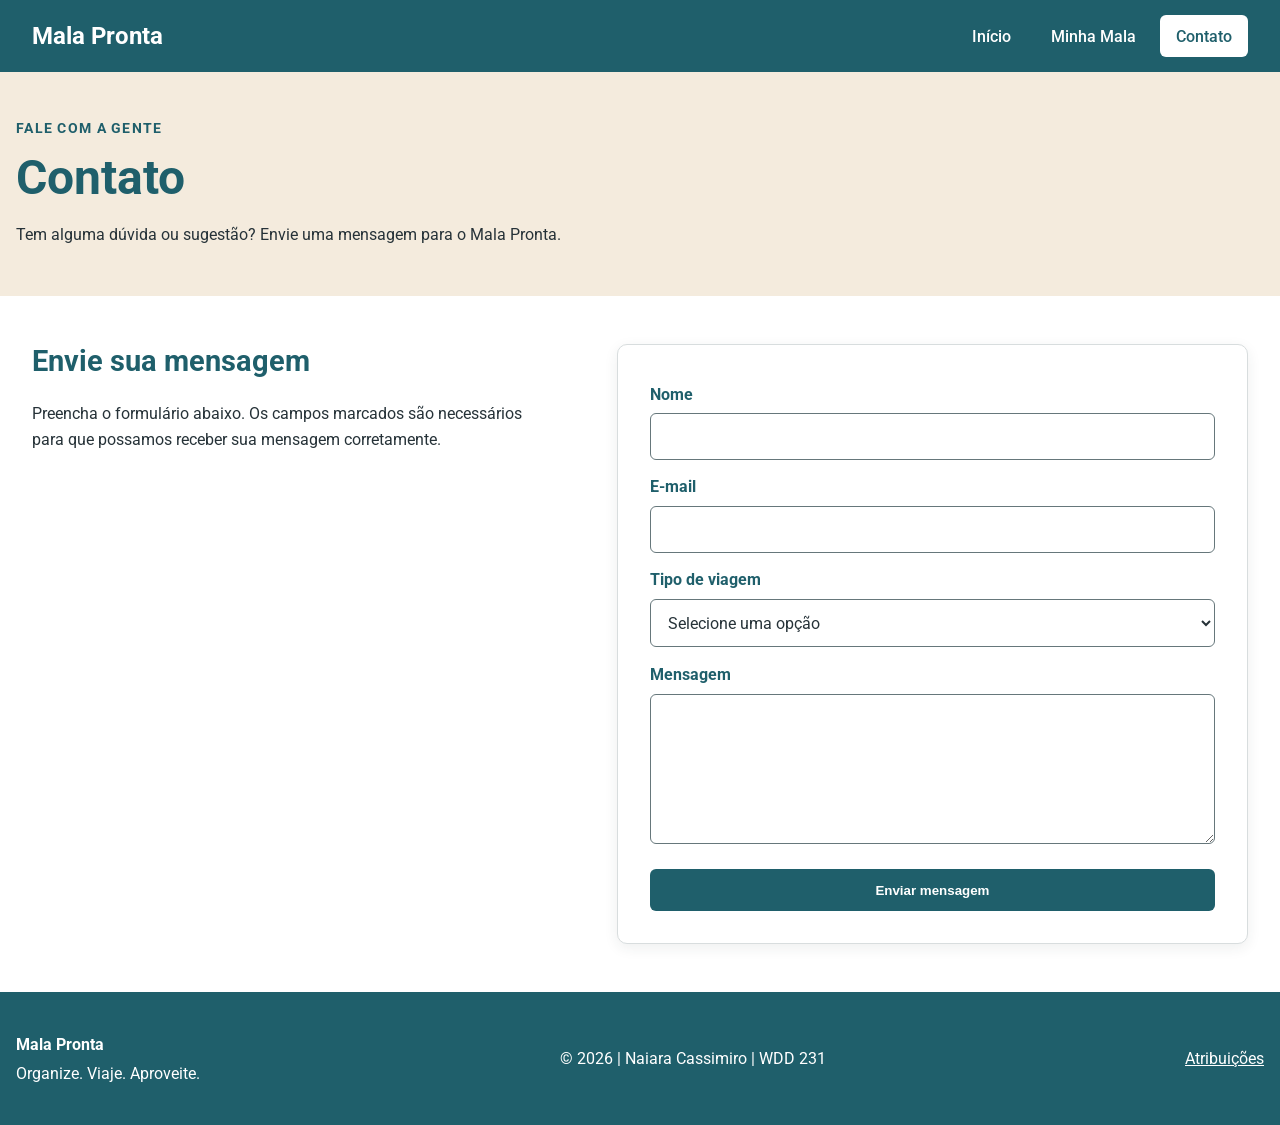
<file: projeto-final/contato.html>
<!DOCTYPE html>
<html lang="pt-BR">

<head>
    <meta charset="UTF-8">
    <meta name="viewport" content="width=device-width, initial-scale=1.0">

    <title>Contato | Mala Pronta</title>

    <meta name="description"
        content="Entre em contato com o Mala Pronta e envie dúvidas ou sugestões sobre a organização da sua próxima viagem.">

    <meta name="author" content="Naiara Cassimiro">

    <!-- Favicon -->
    <link rel="icon" href="imagens/favicon.ico" type="image/x-icon">

    <!-- Open Graph -->
    <meta property="og:title" content="Entre em Contato com a Equipe Mala Pronta">

    <meta property="og:description"
        content="Entre em contato com a equipe Mala Pronta para compartilhar dúvidas, sugestões e experiências sobre suas viagens.">

    <meta property="og:image"
        content="https://naiara-cassimiro.github.io/wdd231/projeto-final/imagens/mala-viagem.webp">

    <meta property="og:url" content="https://naiara-cassimiro.github.io/wdd231/projeto-final/contato.html">

    <meta property="og:type" content="website">

    <!-- Google Fonts -->
    <link rel="preconnect" href="https://fonts.googleapis.com">
    <link rel="preconnect" href="https://fonts.gstatic.com" crossorigin>

    <link href="https://fonts.googleapis.com/css2?family=Roboto:wght@400;500;700&display=swap" rel="stylesheet">

    <!-- CSS -->
    <link rel="stylesheet" href="estilos/mala_pronta.css">
    <link rel="stylesheet" href="estilos/mala_pronta_responsive.css">

    <!-- JavaScript -->
    <script src="scripts/navigation.js" defer></script>

</head>

<body>

    <header>
        <a class="logo" href="index.html">Mala Pronta</a>

        <button id="menu" type="button" aria-label="Abrir menu de navegação">
        </button>

        <nav id="navigation">
            <ul>
                <li>
                    <a href="index.html">Início</a>
                </li>

                <li>
                    <a href="mala.html">Minha Mala</a>
                </li>

                <li>
                    <a href="contato.html" class="active">
                        Contato
                    </a>
                </li>
            </ul>
        </nav>
    </header>

    <main>

        <section class="page-heading">
            <div class="page-heading-content">

                <p class="hero-label">
                    FALE COM A GENTE
                </p>

                <h1>Contato</h1>

                <p>
                    Tem alguma dúvida ou sugestão?
                    Envie uma mensagem para o Mala Pronta.
                </p>

            </div>
        </section>

        <section class="contact-section">

            <div class="contact-intro">

                <h2>Envie sua mensagem</h2>

                <p>
                    Preencha o formulário abaixo. Os campos marcados
                    são necessários para que possamos receber sua
                    mensagem corretamente.
                </p>

            </div>

            <form class="contact-form" method="get" action="confirmacao.html">

                <label for="name">
                    Nome
                </label>

                <input type="text" id="name" name="name" autocomplete="name" required>

                <label for="email">
                    E-mail
                </label>

                <input type="email" id="email" name="email" autocomplete="email" required>

                <label for="travel-type">
                    Tipo de viagem
                </label>

                <select id="travel-type" name="travel" required>

                    <option value="" disabled selected>
                        Selecione uma opção
                    </option>

                    <option value="Praia">
                        Praia
                    </option>

                    <option value="Campo">
                        Campo
                    </option>

                    <option value="Trabalho">
                        Trabalho
                    </option>

                    <option value="Férias">
                        Férias
                    </option>

                </select>

                <label for="message">
                    Mensagem
                </label>

                <textarea id="message" name="message" rows="6" required></textarea>

                <button class="primary-button" type="submit">
                    Enviar mensagem
                </button>

            </form>

        </section>

    </main>

    <footer>

        <div class="footer-content">

            <div>
                <p><strong>Mala Pronta</strong></p>
                <p>Organize. Viaje. Aproveite.</p>
            </div>

            <p>
                &copy; 2026 |
                Naiara Cassimiro |
                WDD 231
            </p>

            <p>
                <a href="atribuicoes.html">
                    Atribuições
                </a>
            </p>

        </div>

    </footer>

</body>

</html>
</file>
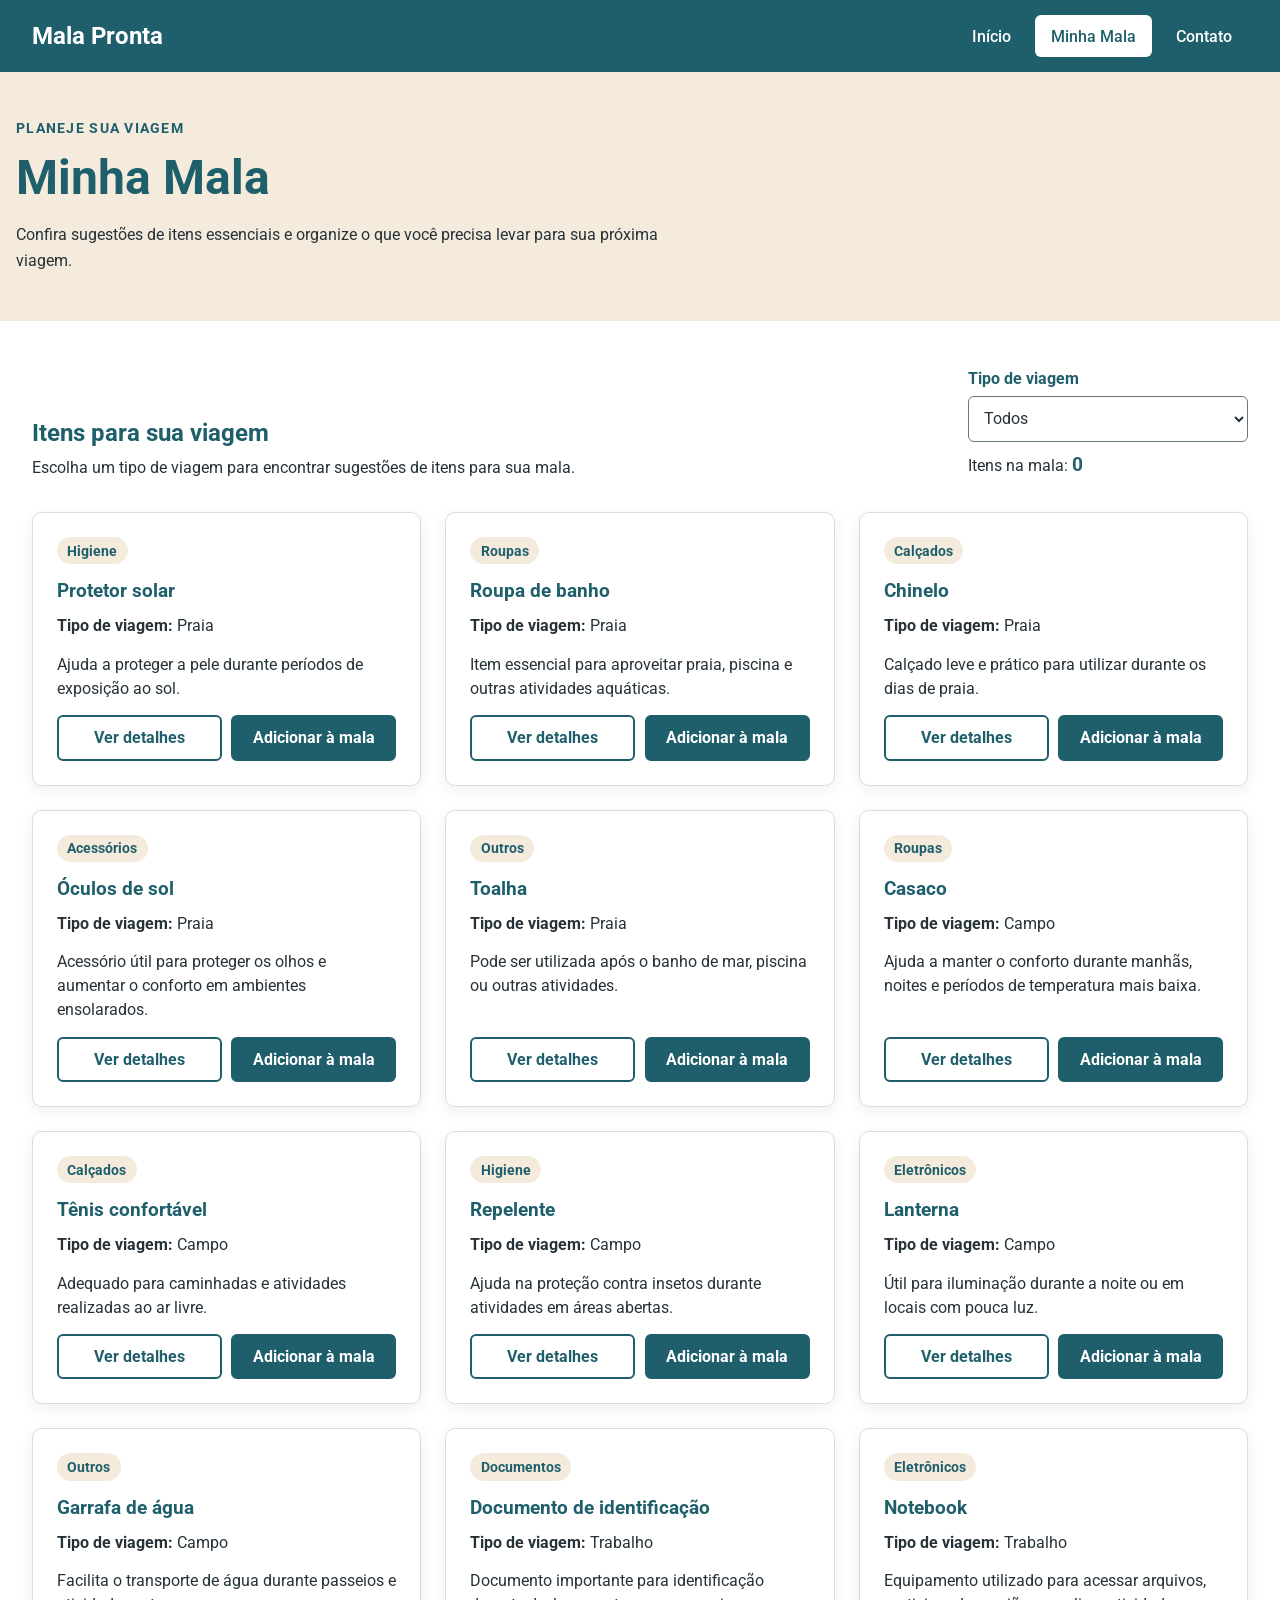
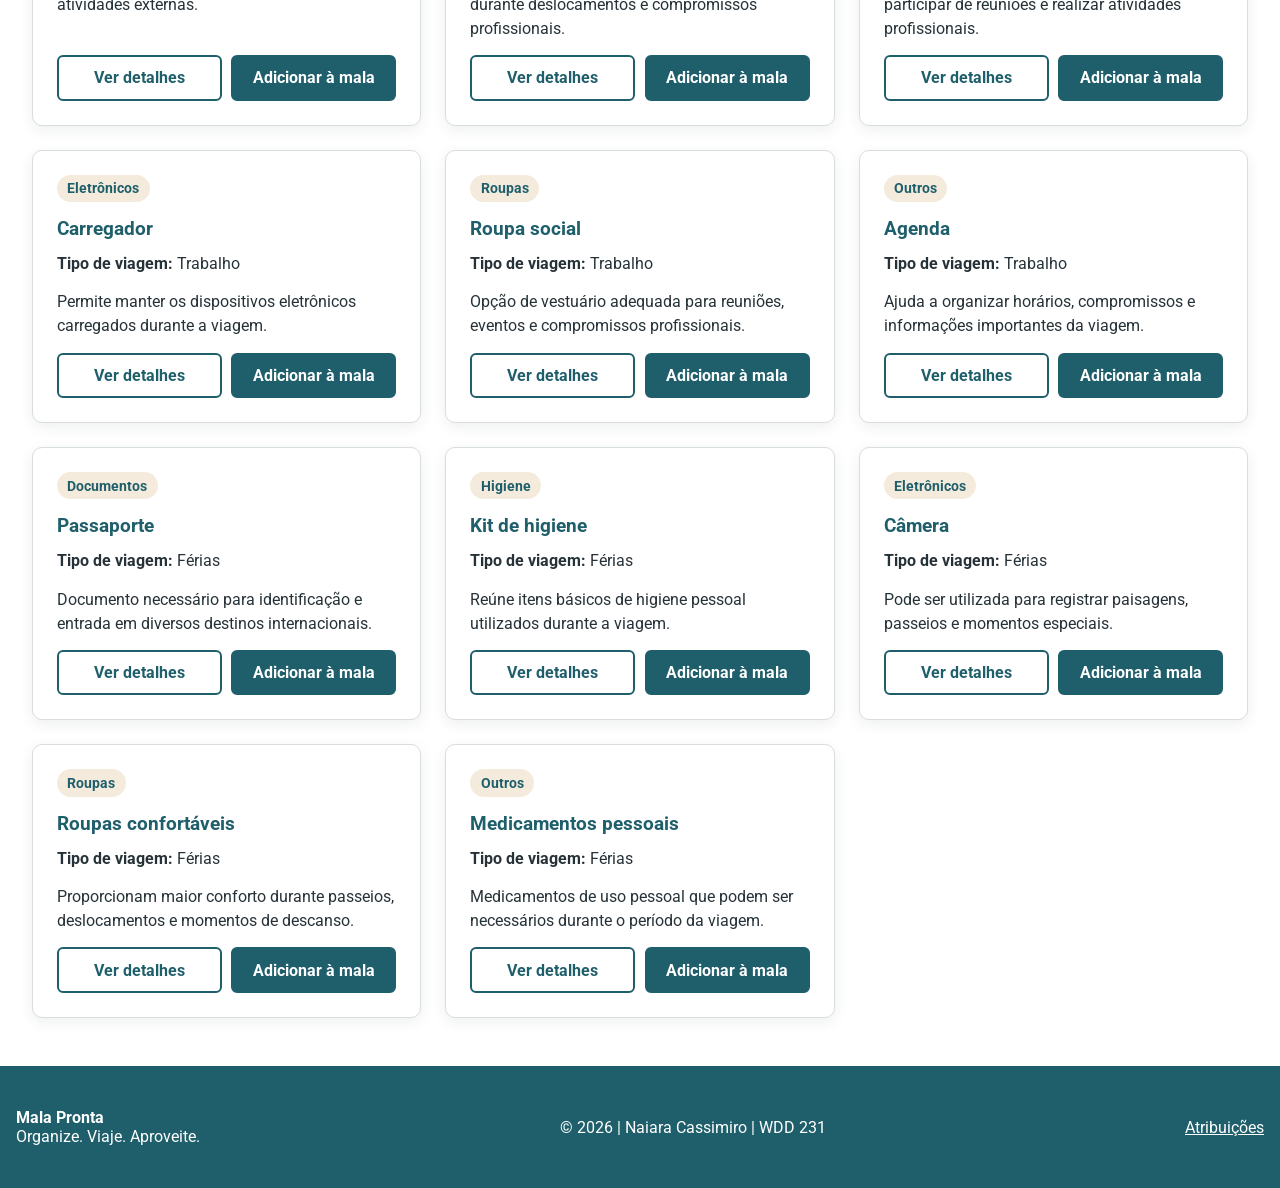
<file: projeto-final/mala.html>
<!DOCTYPE html>
<html lang="pt-BR">

<head>
    <meta charset="UTF-8">
    <meta name="viewport" content="width=device-width, initial-scale=1.0">

    <!-- Favicon -->
    <link rel="icon" type="image/x-icon" href="imagens/favicon.ico">

    <title>Minha Mala | Mala Pronta</title>

    <meta name="description"
        content="Organize os itens essenciais para sua viagem com a lista interativa do Mala Pronta.">

    <meta name="author" content="Naiara Cassimiro">

    <!-- Open Graph -->
    <meta property="og:title" content="Minha Mala | Mala Pronta">
    <meta property="og:description"
        content="Confira itens essenciais e organize sua mala de viagem de forma simples e prática.">
    <meta property="og:type" content="website">
    <meta property="og:image"
        content="https://naiara-cassimiro.github.io/wdd231/projeto-final/imagens/mala-viagem.webp">
    <meta property="og:url" content="https://naiara-cassimiro.github.io/wdd231/projeto-final/mala.html">

    <!-- Google Fonts -->
    <link rel="preconnect" href="https://fonts.googleapis.com">
    <link rel="preconnect" href="https://fonts.gstatic.com" crossorigin>
    <link href="https://fonts.googleapis.com/css2?family=Roboto:wght@400;500;700&display=swap" rel="stylesheet">

    <!-- CSS -->
    <link rel="stylesheet" href="estilos/mala_pronta.css">
    <link rel="stylesheet" href="estilos/mala_pronta_responsive.css">

    <!-- JavaScript -->
    <script src="scripts/main.js" type="module"></script>
    <script src="scripts/mala.js" type="module"></script>
</head>

<body>

    <header>
        <a class="logo" href="index.html" aria-label="Mala Pronta - Página inicial">
            Mala Pronta
        </a>

        <button id="menu" aria-label="Abrir menu de navegação"></button>

        <nav id="navigation" aria-label="Navegação principal">
            <ul>
                <li>
                    <a href="index.html">Início</a>
                </li>
                <li>
                    <a href="mala.html" class="active">Minha Mala</a>
                </li>
                <li>
                    <a href="contato.html">Contato</a>
                </li>
            </ul>
        </nav>
    </header>

    <main>

        <section class="page-heading">
            <div class="page-heading-content">
                <p class="hero-label">PLANEJE SUA VIAGEM</p>

                <h1>Minha Mala</h1>

                <p>
                    Confira sugestões de itens essenciais e organize
                    o que você precisa levar para sua próxima viagem.
                </p>
            </div>
        </section>

        <section class="packing-section">

            <div class="packing-header">

                <div>
                    <h2>Itens para sua viagem</h2>

                    <p>
                        Escolha um tipo de viagem para encontrar
                        sugestões de itens para sua mala.
                    </p>
                </div>

                <div class="filter-container">

                    <label for="travel-filter">
                        Tipo de viagem
                    </label>

                    <select id="travel-filter">
                        <option value="todos">
                            Todos
                        </option>

                        <option value="praia">
                            Praia
                        </option>

                        <option value="campo">
                            Campo
                        </option>

                        <option value="trabalho">
                            Trabalho
                        </option>

                        <option value="ferias">
                            Férias
                        </option>
                    </select>

                    <p class="saved-count-display">
                        Itens na mala:
                        <strong id="saved-count">0</strong>
                    </p>

                </div>

            </div>

            <!--
                Os cards serão criados dinamicamente
                pelo JavaScript a partir do JSON.
            -->
            <div id="items-container" class="items-container loading" aria-live="polite">
                <p class="loading-message">Carregando itens da viagem...</p>
            </div>

        </section>

    </main>

    <!-- Modal de detalhes -->
    <dialog id="item-dialog">

        <button id="close-dialog" type="button" aria-label="Fechar detalhes">
            &times;
        </button>

        <div id="dialog-content"></div>

    </dialog>

    <footer>

        <div class="footer-content">

            <p>
                <strong>Mala Pronta</strong><br>
                Organize. Viaje. Aproveite.
            </p>

            <p>
                &copy;
                <span id="currentyear"></span>
                | Naiara Cassimiro | WDD 231
            </p>

            <p>
                <a href="atribuicoes.html">
                    Atribuições
                </a>
            </p>

        </div>

    </footer>

</body>

</html>
</file>
<file: projeto-final/estilos/mala_pronta.css>
/* =========================
   CONFIGURAÇÕES GERAIS
========================= */

* {
    box-sizing: border-box;
}

html {
    scroll-behavior: smooth;
}

body {
    margin: 0;
    font-family: "Roboto", Arial, sans-serif;
    background-color: #ffffff;
    color: #263238;
}

img {
    max-width: 100%;
    height: auto;
}

a {
    color: inherit;
}

/* =========================
   CABEÇALHO
========================= */

header {
    display: grid;
    grid-template-columns: 1fr auto;
    align-items: center;
    min-height: 72px;
    padding: 0.75rem 1rem;
    background-color: #1f5f6b;
    color: #ffffff;
}

.logo {
    font-size: 1.5rem;
    font-weight: 700;
    text-decoration: none;
}

/* =========================
   MENU MOBILE
========================= */

#menu {
    width: 44px;
    height: 44px;
    padding: 0;
    border: 0;
    background-color: #1f5f6b;
    color: #ffffff;
    font-size: 2rem;
    cursor: pointer;
}

#menu::before {
    content: "\2630";
}

#menu.open::before {
    content: "\00D7";
}

#navigation {
    display: none;
    grid-column: 1 / -1;
}

#navigation.open {
    display: block;
}

#navigation ul {
    margin: 0.75rem 0 0;
    padding: 0;
    list-style: none;
}

#navigation a {
    display: block;
    padding: 0.9rem;
    border-radius: 6px;
    color: #ffffff;
    text-decoration: none;
    font-weight: 500;
}

#navigation a:hover,
#navigation a:focus {
    background-color: #ffffff;
    color: #1f5f6b;
}

#navigation a.active {
    background-color: #ffffff;
    color: #1f5f6b;
}

/* =========================
   CONTEÚDO PRINCIPAL
========================= */

main {
    min-height: 60vh;
}

/* =========================
   HERO - PÁGINA INICIAL
========================= */

.hero {
    padding: 3rem 1rem;
    background-color: #f4ebdd;
}

.hero-container {
    display: grid;
    grid-template-columns: 1fr;
    gap: 2rem;
    align-items: center;
    width: min(1100px, 100%);
    margin: 0 auto;
}

.hero-content {
    max-width: 620px;
}

.hero-label {
    margin: 0 0 0.75rem;
    color: #1f5f6b;
    font-size: 0.9rem;
    font-weight: 700;
    letter-spacing: 0.08rem;
}

.hero h1 {
    margin: 0;
    color: #1f5f6b;
    font-size: clamp(2rem, 8vw, 3.5rem);
    line-height: 1.1;
}

.hero-content>p:not(.hero-label) {
    margin: 1.25rem 0 1.75rem;
    font-size: 1.1rem;
    line-height: 1.6;
}

.hero-image {
    overflow: hidden;
    border-radius: 16px;
}

.hero-image img {
    display: block;
    width: 100%;
    height: auto;
    aspect-ratio: 3 / 2;
    object-fit: cover;
}

/* =========================
   BOTÕES GERAIS
========================= */

.primary-button,
.secondary-button {
    display: inline-block;
    padding: 0.85rem 1.25rem;
    border-radius: 6px;
    font-weight: 700;
    text-decoration: none;
}

.primary-button {
    background-color: #1f5f6b;
    color: #ffffff;
}

.primary-button:hover,
.primary-button:focus {
    background-color: #174852;
}

.secondary-button {
    margin-top: 1.5rem;
    border: 2px solid #1f5f6b;
    color: #1f5f6b;
}

.secondary-button:hover,
.secondary-button:focus {
    background-color: #1f5f6b;
    color: #ffffff;
}

/* =========================
   INTRODUÇÃO - HOME
========================= */

.introduction {
    width: min(900px, calc(100% - 2rem));
    margin: 0 auto;
    padding: 3.5rem 0;
    text-align: center;
}

.introduction h2,
.travel-types h2 {
    margin-top: 0;
    color: #1f5f6b;
    font-size: 1.8rem;
}

.introduction p {
    margin-bottom: 0;
    line-height: 1.7;
}

/* =========================
   TIPOS DE VIAGEM - HOME
========================= */

.travel-types {
    padding: 3.5rem 1rem;
    background-color: #f4ebdd;
    text-align: center;
}

.travel-grid {
    display: grid;
    grid-template-columns: 1fr;
    gap: 1rem;
    width: min(1100px, 100%);
    margin: 2rem auto 0;
}

.travel-card {
    padding: 1.5rem;
    background-color: #ffffff;
    border-radius: 10px;
    text-align: left;
}

.travel-card h3 {
    margin-top: 0;
    color: #1f5f6b;
}

.travel-card p {
    margin-bottom: 0;
    line-height: 1.6;
}

/* =========================
   CABEÇALHO INTERNO
========================= */

.page-heading {
    padding: 3rem 1rem;
    background-color: #f4ebdd;
}

.page-heading-content {
    width: min(1100px, 100%);
    margin: 0 auto;
}

.page-heading h1 {
    margin: 0;
    color: #1f5f6b;
    font-size: clamp(2rem, 7vw, 3rem);
}

.page-heading-content>p:last-child {
    max-width: 650px;
    margin: 1rem 0 0;
    line-height: 1.6;
}

/* =========================
   LISTA DE ITENS
========================= */

.packing-section {
    width: min(1100px, calc(100% - 2rem));
    margin: 0 auto;
    padding: 3rem 0;
}

.packing-header {
    display: grid;
    grid-template-columns: 1fr;
    gap: 1.5rem;
    margin-bottom: 2rem;
}

.packing-header h2 {
    margin: 0 0 0.5rem;
    color: #1f5f6b;
}

.packing-header p {
    margin: 0;
    line-height: 1.6;
}

/* =========================
   FILTRO
========================= */

.filter-container {
    display: flex;
    flex-direction: column;
    gap: 0.5rem;
}

.filter-container label {
    color: #1f5f6b;
    font-weight: 700;
}

.filter-container select {
    width: 100%;
    min-height: 44px;
    padding: 0.7rem;
    border: 1px solid #66777b;
    border-radius: 6px;
    background-color: #ffffff;
    color: #263238;
    font: inherit;
}

/* =========================
   CARDS DINÂMICOS
========================= */

.items-container {
    display: grid;
    grid-template-columns: 1fr;
    gap: 1rem;
    align-content: start;
    min-height: 0;
}

/* Espaço provisório enquanto os dados são carregados */
.items-container.loading {
    min-height: 600px;
}

.item-card {
    display: flex;
    flex-direction: column;
    padding: 1.5rem;
    border: 1px solid #d8ddde;
    border-radius: 10px;
    background-color: #ffffff;
    box-shadow: 0 4px 14px rgba(38, 50, 56, 0.08);
}

.item-category {
    align-self: flex-start;
    padding: 0.35rem 0.65rem;
    border-radius: 20px;
    background-color: #f4ebdd;
    color: #1f5f6b;
    font-size: 0.85rem;
    font-weight: 700;
}

.item-card h3 {
    margin: 1rem 0 0.75rem;
    color: #1f5f6b;
}

.item-card p {
    margin: 0 0 0.9rem;
    line-height: 1.5;
}

.item-card p:last-of-type {
    flex-grow: 1;
}

.item-actions {
    display: flex;
    flex-direction: column;
    gap: 0.6rem;
    margin-top: auto;
}

.item-actions button {
    min-height: 44px;
    padding: 0.7rem 0.9rem;
    border-radius: 6px;
    font: inherit;
    font-weight: 700;
    cursor: pointer;
}

.details-button {
    border: 2px solid #1f5f6b;
    background-color: #ffffff;
    color: #1f5f6b;
}

.details-button:hover,
.details-button:focus {
    background-color: #f4ebdd;
}

.add-button {
    border: 2px solid #1f5f6b;
    background-color: #1f5f6b;
    color: #ffffff;
}

.add-button:hover,
.add-button:focus {
    border-color: #174852;
    background-color: #174852;
}

/* =========================
   MENSAGEM DE ERRO
========================= */

.error-message {
    padding: 1rem;
    border-left: 5px solid #1f5f6b;
    background-color: #f4ebdd;
}

/* =========================
   MINHA LISTA
========================= */

.saved-items {
    padding: 3rem 1rem;
    background-color: #f4ebdd;
}

.saved-items-content {
    width: min(1100px, 100%);
    margin: 0 auto;
}

.saved-items h2 {
    margin-top: 0;
    color: #1f5f6b;
}

.saved-items p {
    line-height: 1.6;
}

#saved-count {
    color: #1f5f6b;
    font-size: 1.2rem;
}

/* =========================
   MODAL
========================= */

#item-dialog {
    width: min(520px, calc(100% - 2rem));
    padding: 2rem;
    border: 0;
    border-radius: 12px;
    color: #263238;
    box-shadow: 0 12px 35px rgba(38, 50, 56, 0.25);
}

#item-dialog::backdrop {
    background-color: rgba(38, 50, 56, 0.65);
}

#close-dialog {
    position: absolute;
    top: 0.75rem;
    right: 0.75rem;
    width: 44px;
    height: 44px;
    border: 0;
    background: transparent;
    color: #1f5f6b;
    font-size: 2rem;
    cursor: pointer;
}

#dialog-content h2 {
    padding-right: 2rem;
    color: #1f5f6b;
}

#dialog-content p {
    line-height: 1.6;
}

/* =========================
   CONTATO
========================= */

.contact-section {
    display: grid;
    grid-template-columns: 1fr;
    gap: 2rem;
    width: min(1100px, calc(100% - 2rem));
    margin: 0 auto;
    padding: 3rem 0;
}

.contact-intro h2 {
    margin-top: 0;
    color: #1f5f6b;
    font-size: 1.8rem;
}

.contact-intro p {
    max-width: 600px;
    line-height: 1.6;
}

.contact-form {
    display: grid;
    gap: 0.6rem;
    padding: 1.5rem;
    border: 1px solid #d8ddde;
    border-radius: 10px;
    background-color: #ffffff;
    box-shadow: 0 4px 14px rgba(38, 50, 56, 0.08);
}

.contact-form label {
    margin-top: 0.5rem;
    color: #1f5f6b;
    font-weight: 700;
}

.contact-form input,
.contact-form select,
.contact-form textarea {
    width: 100%;
    padding: 0.8rem;
    border: 1px solid #66777b;
    border-radius: 6px;
    background-color: #ffffff;
    color: #263238;
    font: inherit;
}

.contact-form input,
.contact-form select {
    min-height: 44px;
}

.contact-form textarea {
    min-height: 150px;
    resize: vertical;
}

.contact-form input:focus,
.contact-form select:focus,
.contact-form textarea:focus {
    outline: 3px solid rgba(31, 95, 107, 0.2);
    border-color: #1f5f6b;
}

.contact-form .primary-button {
    margin-top: 1rem;
    border: 0;
    cursor: pointer;
}

/* =========================
   RODAPÉ
========================= */

footer {
    padding: 2rem 1rem;
    background-color: #1f5f6b;
    color: #ffffff;
}

.footer-content {
    width: min(1100px, 100%);
    margin: 0 auto;
    text-align: center;
}

footer p {
    margin: 0.65rem 0;
}

footer a {
    color: #ffffff;
}

/* =========================
   PÁGINA DE CONFIRMAÇÃO
========================= */

.confirmation-section {
    width: min(700px, calc(100% - 2rem));
    margin: 0 auto;
    padding: 3rem 0 5rem;
}

.confirmation-card {
    padding: 2rem;
    border: 1px solid #d8ddde;
    border-radius: 12px;
    background-color: #ffffff;
    box-shadow: 0 6px 20px rgba(38, 50, 56, 0.08);
}

.confirmation-card h2 {
    margin: 0 0 1.5rem;
    padding-bottom: 1rem;
    border-bottom: 1px solid #d8ddde;
    color: #1f5f6b;
}

#confirmation-data {
    display: grid;
    gap: 0.75rem;
    margin-bottom: 2rem;
}

#confirmation-data p {
    margin: 0;
    padding: 0.9rem 1rem;
    border-radius: 6px;
    background-color: #f4ebdd;
    line-height: 1.6;
    overflow-wrap: anywhere;
}

#confirmation-data strong {
    color: #1f5f6b;
}

#result-message {
    white-space: pre-wrap;
}

.confirmation-card .primary-button {
    display: block;
    width: 100%;
    text-align: center;
}

/* Imagens dos cartões de viagem */

.travel-card img {
    display: block;
    width: 100%;
    height: auto;
    aspect-ratio: 5 / 3;
    object-fit: cover;
    border-radius: 12px;
    margin-bottom: 16px;
}
</file>
<file: projeto-final/estilos/mala_pronta_responsive.css>
@media screen and (min-width: 640px) {

    .travel-grid {

        grid-template-columns: repeat(2, 1fr);

    }

    .packing-header {

        grid-template-columns: 1fr 240px;

        align-items: end;

    }

    .items-container {

        grid-template-columns: repeat(2, 1fr);

    }

    .item-actions {

        flex-direction: row;

    }

    .item-actions button {

        flex: 1;

    }

}

@media screen and (min-width: 800px) {

    header {

        grid-template-columns: auto 1fr;

        padding: 0.75rem max(2rem, calc((100% - 1400px) / 2));

    }

    #menu {

        display: none;

    }

    #navigation {

        display: block;

        grid-column: auto;

    }

    #navigation ul {

        display: flex;

        justify-content: flex-end;

        gap: 0.5rem;

        margin: 0;

    }

    #navigation a {

        padding: 0.7rem 1rem;

    }

    .hero {

        padding: 4.5rem 2rem;

    }

    .hero-container {

        width: min(1400px, 100%);

        grid-template-columns:

            minmax(0, 1fr) minmax(400px, 1fr);

        gap: 4rem;

    }

    .hero h1 {

        font-size: clamp(2.6rem, 4vw, 3.7rem);

    }

    .hero-image {

        box-shadow: 0 12px 30px rgba(38, 50, 56, 0.16);

    }

    .introduction {

        width: min(1000px, calc(100% - 4rem));

    }

    .travel-grid {

        width: min(1400px, 100%);

        grid-template-columns: repeat(4, 1fr);

        gap: 1.5rem;

    }

    .page-heading-content {

        width: min(1400px, 100%);

    }

    .packing-section {

        width: min(1400px, calc(100% - 4rem));

    }

    .packing-header {

        grid-template-columns: 1fr 280px;

        gap: 3rem;

    }

    .items-container {

        grid-template-columns: repeat(3, minmax(0, 1fr));

        gap: 1.5rem;

    }

    .saved-items-content {

        width: min(1400px, 100%);

    }

    .contact-section {

        grid-template-columns:

            minmax(0, 0.8fr) minmax(400px, 1fr);

        gap: 5rem;

        width: min(1400px, calc(100% - 4rem));

        align-items: start;

    }

    .contact-form {

        padding: 2rem;

    }

    .footer-content {

        width: min(1400px, 100%);

        display: flex;

        justify-content: space-between;

        align-items: center;

        gap: 2rem;

        text-align: left;

    }

    /* Reserva inicial para os 20 itens; os filtros liberam a altura */

    .items-container:not(.filtered) {

        min-height: 1800px;

    }

    .items-container.filtered {

        min-height: 0;

    }

}

@media screen and (max-width: 639px) {

    .confirmation-section {

        width: calc(100% - 2rem);

        padding: 2rem 0 3rem;

    }

    .confirmation-card {

        width: 100%;

        padding: 1.25rem;

        border-radius: 10px;

    }

    .confirmation-card h2 {

        margin-bottom: 1rem;

        padding-bottom: 0.75rem;

        font-size: 1.4rem;

    }

    #confirmation-data {

        gap: 0.6rem;

        margin-bottom: 1.25rem;

    }

    #confirmation-data p {

        padding: 0.8rem;

        font-size: 0.95rem;

    }

    .confirmation-card .primary-button {

        min-height: 44px;

    }

}
</file>
<file: estilos/siteplan.css>
/* ==============================
   CONFIGURAÇÕES GERAIS
============================== */

* {
    box-sizing: border-box;
}

body {
    margin: 0;
    color: #263238;
    background-color: #ffffff;
    font-family: "Roboto", sans-serif;
    line-height: 1.6;
}


/* ==============================
   CABEÇALHO
============================== */

header {
    padding: 2rem 1rem;
    color: #ffffff;
    background-color: #1f5f6b;
    text-align: center;
}

header h1 {
    margin: 0;
    font-size: 2rem;
}

header p {
    margin: 0.5rem 0 0;
    font-size: 1.2rem;
}


/* ==============================
   CONTEÚDO PRINCIPAL
============================== */

main {
    width: min(900px, 92%);
    margin: 2rem auto;
}

section {
    margin-bottom: 2rem;
    padding: 1.5rem;
    background-color: #f4ebdd;
    border-radius: 8px;
}

h2,
h3 {
    color: #1f5f6b;
}

h2 {
    margin-top: 0;
    padding-bottom: 0.4rem;
    border-bottom: 2px solid #1f5f6b;
}

p,
li {
    font-size: 1rem;
}

li {
    margin-bottom: 0.6rem;
}


/* ==============================
   WIREFRAMES
============================== */

section img {
    display: block;
    max-width: 100%;
    height: auto;
    margin: 1rem auto 2rem;
    background-color: #ffffff;
    border: 1px solid #263238;
    border-radius: 4px;
}

section img[src*="wireframe_mobile"] {
    width: min(375px, 100%);
}

section img[src*="wireframe_desktop"] {
    width: 100%;
}


/* ==============================
   RODAPÉ
============================== */

footer {
    padding: 1.5rem 1rem;
    color: #ffffff;
    background-color: #1f5f6b;
    text-align: center;
}

footer p {
    margin: 0;
}
</file>
<file: camara/estilos/home.css>
* {
    box-sizing: border-box;
}

html {
    width: 100%;
}

body {
    margin: 0;
    min-width: 0;
    font-family: "Roboto", sans-serif;
    background-color: #f5f5f5;
    color: #222;
}

/* =========================
   HEADER
========================= */

header {
    background-color: #243b53;
    color: white;
    padding: 1rem;
}

.brand {
    display: flex;
    flex-direction: column;
    min-width: 0;
}

.brand-name {
    font-size: 1.4rem;
    font-weight: 700;
    overflow-wrap: anywhere;
}

.brand-city {
    font-size: 1rem;
}

#menu {
    background: none;
    border: none;
    color: white;
    font-size: 2rem;
    cursor: pointer;
}

#menu::before {
    content: "☰";
}

#menu.open::before {
    content: "✕";
}

#navigation {
    display: none;
}

#navigation.open {
    display: block;
}

#navigation ul {
    list-style: none;
    padding: 0;
    margin: 1rem 0 0;
}

#navigation a {
    display: block;
    color: white;
    text-decoration: none;
    padding: 0.75rem;
    border-radius: 4px;
}

#navigation a.active {
    background-color: white;
    color: #243b53;
    font-weight: 700;
}

/* =========================
   MAIN
========================= */

main {
    width: 100%;
    max-width: 1200px;
    min-width: 0;
    margin: 0 auto;
}

/* =========================
   HERO
========================= */

.hero {
    position: relative;
    min-width: 0;
}

.hero>img {
    display: block;
    width: 100%;
    height: auto;
}

/* Área de posicionamento do botão */

.hero-content {
    position: absolute;
    inset: 0;
    display: flex;
    justify-content: flex-end;
    align-items: flex-end;
    padding: 1.5rem;
    min-width: 0;
}

/* Mantém o H1 acessível sem duplicar visualmente
   o título que já aparece na imagem */

.hero-content h1 {
    position: absolute;
    width: 1px;
    height: 1px;
    padding: 0;
    margin: -1px;
    overflow: hidden;
    clip: rect(0, 0, 0, 0);
    white-space: nowrap;
    border: 0;
}

.cta-button {
    display: inline-block;
    background-color: #ffffff;
    color: #17324d;
    padding: 0.8rem 1.2rem;
    border-radius: 6px;
    text-decoration: none;
    font-weight: 700;
    box-shadow: 0 2px 8px rgba(0, 0, 0, 0.18);
    max-width: 100%;
    min-width: 0;
    white-space: normal;
    overflow-wrap: anywhere;
    text-align: center;
}

.cta-button:hover {
    background-color: #e8edf2;
}

/* =========================
   EVENTOS E CLIMA
========================= */

.home-content {
    display: grid;
    grid-template-columns: minmax(0, 1fr);
    gap: 1rem;
    padding: 1rem;
    min-width: 0;
}

.events,
.weather,
.spotlights {
    background-color: white;
    padding: 1rem;
    border-radius: 8px;
    min-width: 0;
    overflow-wrap: anywhere;
}

.events h2,
.weather h2,
.spotlights h2 {
    color: #243b53;
}

.events article {
    border-bottom: 1px solid #ddd;
    padding-bottom: 0.75rem;
    margin-bottom: 0.75rem;
    min-width: 0;
}

.events article:last-child {
    border-bottom: none;
}

.current-weather {
    display: flex;
    align-items: center;
    gap: 1rem;
    min-width: 0;
}

.current-weather img {
    width: 70px;
    height: 70px;
    flex-shrink: 0;
}

.forecast {
    margin-top: 1rem;
}

#forecast-container {
    display: grid;
    grid-template-columns: minmax(0, 1fr);
    gap: 0.5rem;
}

/* =========================
   EMPRESAS EM DESTAQUE
========================= */

.spotlights {
    margin: 0 1rem 1rem;
}

#spotlight-container {
    display: grid;
    grid-template-columns: minmax(0, 1fr);
    gap: 1rem;
}

.spotlight-card {
    border: 1px solid #ddd;
    border-radius: 8px;
    padding: 1rem;
    text-align: center;
    min-width: 0;
    overflow-wrap: anywhere;
}

.spotlight-card img {
    display: block;
    width: 100%;
    max-width: 160px;
    height: 110px;
    object-fit: contain;
    margin: 0 auto 1rem;
}

.spotlight-card a {
    color: #174d7c;
}

/* =========================
   FOOTER
========================= */

footer {
    background-color: #243b53;
    color: white;
    padding: 1rem;
    margin-top: 2rem;
}

footer p {
    margin: 0.4rem 0;
    overflow-wrap: anywhere;
}

/* =========================
   MOBILE
========================= */

@media screen and (max-width: 767px) {

    .hero-content {
        padding: 0.5rem;
    }

    .cta-button {
        font-size: 0.85rem;
        padding: 0.6rem 0.75rem;
        line-height: 1.3;
    }
}

/* =========================
   DESKTOP
========================= */

@media screen and (min-width: 768px) {

    header {
        display: flex;
        justify-content: space-between;
        align-items: center;
    }

    #menu {
        display: none;
    }

    #navigation {
        display: block;
    }

    #navigation ul {
        display: flex;
        gap: 0.5rem;
        margin: 0;
    }

    .hero>img {
        width: 100%;
        height: auto;
    }

    .hero-content {
        padding: 2.5rem 3rem;
    }

    .home-content {
        grid-template-columns: minmax(0, 2fr) minmax(0, 1fr);
    }

    #spotlight-container {
        grid-template-columns: repeat(3, minmax(0, 1fr));
    }

    footer {
        display: flex;
        justify-content: space-between;
        gap: 2rem;
    }
}
</file>
<file: camara/estilos/agradecimento.css>
/* ==============================
   PÁGINA DE AGRADECIMENTO
============================== */

.agradecimento-principal {
    width: min(800px, 92%);
    margin: 0 auto;
    padding: 3rem 0;
}

.confirmacao {
    padding: 2rem;
    text-align: center;
    background-color: #f4f7f9;
    border: 1px solid #c7d2dc;
    border-radius: 10px;
}

.confirmacao h1 {
    margin-top: 0;
    color: #243b53;
}

.mensagem-confirmacao {
    color: #36454f;
    font-size: 1.1rem;
    line-height: 1.6;
}


/* ==============================
   DADOS ENVIADOS
============================== */

.dados-enviados {
    max-width: 600px;
    margin: 2rem auto;
    padding: 1.5rem;
    text-align: left;
    background-color: #ffffff;
    border: 1px solid #c7d2dc;
    border-radius: 8px;
}

.dados-enviados h2 {
    margin-top: 0;
    padding-bottom: 0.75rem;
    color: #243b53;
    text-align: center;
    border-bottom: 1px solid #c7d2dc;
}

.dados-enviados p {
    margin: 1rem 0;
    color: #1f2933;
    line-height: 1.5;
}

.dados-enviados strong {
    color: #243b53;
}


/* ==============================
   BOTÃO VOLTAR
============================== */

.botao-inicio {
    display: inline-block;
    padding: 0.8rem 1.2rem;
    color: #ffffff;
    background-color: #243b53;
    border-radius: 6px;
    font-weight: 700;
    text-decoration: none;
}

.botao-inicio:hover,
.botao-inicio:focus-visible {
    background-color: #172a3a;
}


/* ==============================
   TELAS PEQUENAS
============================== */

@media screen and (max-width: 500px) {
    .agradecimento-principal {
        width: 94%;
        padding: 1.5rem 0;
    }

    .confirmacao {
        padding: 1.25rem;
    }

    .dados-enviados {
        padding: 1rem;
    }
}
</file>
<file: camara/estilos/associacao.css>
/* ==============================
   PÁGINA ASSOCIE-SE
============================== */

.associacao-principal {
    width: min(1100px, 92%);
    margin: 0 auto;
    padding: 2rem 0 3rem;
}

.associacao-principal>h1 {
    margin-bottom: 2rem;
    color: #243b53;
    text-align: center;
}

.associacao-layout {
    display: grid;
    grid-template-columns: 1fr;
    gap: 2rem;
}


/* ==============================
   FORMULÁRIO
============================== */

.secao-formulario,
.secao-niveis {
    min-width: 0;
}

.secao-formulario h2,
.secao-niveis h2 {
    margin-top: 0;
    color: #243b53;
}

.secao-formulario form {
    display: flex;
    flex-direction: column;
    gap: 1rem;
    padding: 1.5rem;
    background-color: #f4f7f9;
    border: 1px solid #c7d2dc;
    border-radius: 10px;
}

.secao-formulario label {
    display: flex;
    flex-direction: column;
    gap: 0.4rem;
    color: #243b53;
    font-weight: 500;
}

.secao-formulario input,
.secao-formulario select,
.secao-formulario textarea {
    width: 100%;
    box-sizing: border-box;
    padding: 0.75rem;
    color: #1f2933;
    background-color: #ffffff;
    border: 1px solid #657786;
    border-radius: 6px;
    font: inherit;
}

.secao-formulario textarea {
    resize: vertical;
}


/* ==============================
   NÍVEL DE ASSOCIAÇÃO
============================== */

.nivel-associacao {
    margin: 0;
    padding: 1rem;
    border: 1px solid #c7d2dc;
    border-radius: 6px;
}

.nivel-associacao legend {
    padding: 0 0.4rem;
    color: #243b53;
    font-weight: 500;
}

.nivel-associacao label {
    display: flex;
    flex-direction: row;
    align-items: center;
    gap: 0.6rem;
    margin: 0.6rem 0;
    color: #243b53;
    font-weight: 400;
}

.nivel-associacao input[type="radio"] {
    width: auto;
    margin: 0;
    padding: 0;
}


/* ==============================
   FOCO DOS CAMPOS
============================== */

.secao-formulario input:focus,
.secao-formulario select:focus,
.secao-formulario textarea:focus {
    border-color: #243b53;
    outline: 3px solid #9fc5e8;
    outline-offset: 2px;
}

.secao-formulario button[type="submit"] {
    width: 100%;
    margin-top: 0.5rem;
    padding: 0.85rem 1rem;
    color: #ffffff;
    background-color: #243b53;
    border: none;
    border-radius: 6px;
    font-size: 1rem;
    font-weight: 700;
    cursor: pointer;
}

.secao-formulario button[type="submit"]:hover,
.secao-formulario button[type="submit"]:focus-visible {
    background-color: #172a3a;
}


/* ==============================
   CARTÕES DE ASSOCIAÇÃO
============================== */

.cartoes-associacao {
    display: grid;
    grid-template-columns: 1fr;
    gap: 1rem;
}

.cartao-associacao {
    padding: 1.4rem;
    text-align: center;
    background-color: #f4f7f9;
    border: 1px solid #c7d2dc;
    border-radius: 10px;

    /* Animação inicial exigida pela atividade */
    opacity: 0;
    transform: translateY(24px);
    animation: entrada-cartao 0.7s ease-out forwards;
}

.cartao-associacao:nth-child(1) {
    animation-delay: 0.1s;
}

.cartao-associacao:nth-child(2) {
    animation-delay: 0.25s;
}

.cartao-associacao:nth-child(3) {
    animation-delay: 0.4s;
}

.cartao-associacao:nth-child(4) {
    animation-delay: 0.55s;
}

.cartao-associacao h3 {
    margin-top: 0;
    color: #243b53;
}

.cartao-associacao p {
    color: #36454f;
    line-height: 1.5;
}

.cartao-associacao button {
    padding: 0.65rem 1rem;
    color: #243b53;
    background-color: #ffffff;
    border: 2px solid #243b53;
    border-radius: 6px;
    font-weight: 700;
    cursor: pointer;
}

.cartao-associacao button:hover,
.cartao-associacao button:focus-visible {
    color: #ffffff;
    background-color: #243b53;
}


/* ==============================
   ANIMAÇÃO DOS CARTÕES
============================== */

@keyframes entrada-cartao {
    from {
        opacity: 0;
        transform: translateY(24px);
    }

    to {
        opacity: 1;
        transform: translateY(0);
    }
}


/* ==============================
   MODAIS
============================== */

dialog {
    width: min(500px, 90%);
    box-sizing: border-box;
    padding: 0;
    color: #1f2933;
    background-color: #ffffff;
    border: none;
    border-radius: 10px;
}

dialog::backdrop {
    background-color: rgb(0 0 0 / 65%);
}

.conteudo-modal {
    padding: 1.5rem;
}

.conteudo-modal h2 {
    margin-top: 0;
    color: #243b53;
}

.conteudo-modal ul {
    padding-left: 1.4rem;
    line-height: 1.7;
}

.fechar-modal {
    padding: 0.65rem 1rem;
    color: #ffffff;
    background-color: #243b53;
    border: none;
    border-radius: 6px;
    font-weight: 700;
    cursor: pointer;
}

.fechar-modal:hover,
.fechar-modal:focus-visible {
    background-color: #172a3a;
}


/* ==============================
   ACESSIBILIDADE
============================== */

@media (prefers-reduced-motion: reduce) {
    .cartao-associacao {
        opacity: 1;
        transform: none;
        animation: none;
    }
}


/* ==============================
   TELAS MAIORES
============================== */

@media screen and (min-width: 800px) {
    .associacao-layout {
        grid-template-columns: minmax(0, 3fr) minmax(280px, 2fr);
        align-items: start;
        gap: 3rem;
    }
}
</file>
<file: camara/estilos/directory.css>
/* =========================
   CONFIGURAÇÕES GERAIS
========================= */

* {
    box-sizing: border-box;
}

html {
    width: 100%;
}

body {
    margin: 0;
    min-width: 0;
    font-family: "Roboto", sans-serif;
    background-color: #f5f5f5;
    color: #222;
}

/* =========================
   HEADER
========================= */

header {
    width: 100%;
    min-width: 0;
    background-color: #243b53;
    color: white;
    padding: 1rem;
}

.brand {
    display: flex;
    flex-direction: column;
    min-width: 0;
}

.brand-name {
    font-size: 1.4rem;
    font-weight: 700;
    line-height: 1.3;
    overflow-wrap: break-word;
}

.brand-city {
    font-size: 1rem;
}

/* =========================
   MENU
========================= */

#menu {
    background: none;
    border: none;
    color: white;
    font-size: 2rem;
    cursor: pointer;
    padding: 0.5rem;
}

#menu::before {
    content: "\2630";
}

#menu.open::before {
    content: "\2715";
}

#menu:focus-visible,
#navigation a:focus-visible,
.view-buttons button:focus-visible,
#members a:focus-visible {
    outline: 3px solid #d89b37;
    outline-offset: 3px;
}

#navigation {
    display: none;
}

#navigation.open {
    display: block;
}

#navigation ul {
    list-style: none;
    padding: 0;
    margin: 1rem 0 0;
}

#navigation a {
    display: block;
    color: white;
    text-decoration: none;
    padding: 0.75rem;
    border-radius: 4px;
}

#navigation a.active,
#navigation a[aria-current="page"] {
    background-color: white;
    color: #243b53;
    font-weight: 700;
}

#navigation a:hover {
    background-color: #e8edf2;
    color: #243b53;
}

/* =========================
   MAIN
========================= */

main {
    width: 100%;
    max-width: 1200px;
    min-width: 0;
    margin: 0 auto;
    padding: 1rem;
}

h1 {
    margin: 1rem 0 1.5rem;
    color: #243b53;
    text-align: center;
    font-size: clamp(1.5rem, 5vw, 2rem);
    line-height: 1.3;
    overflow-wrap: break-word;
}

/* =========================
   BOTÕES GRADE / LISTA
========================= */

.view-buttons {
    display: flex;
    justify-content: center;
    align-items: center;
    flex-wrap: wrap;
    gap: 0.75rem;
    margin-bottom: 1.5rem;
}

.view-buttons button {
    min-width: 100px;
    border: 2px solid #243b53;
    border-radius: 6px;
    background-color: white;
    color: #243b53;
    padding: 0.7rem 1rem;
    font-family: inherit;
    font-size: 1rem;
    font-weight: 700;
    cursor: pointer;
}

.view-buttons button:hover,
.view-buttons button.selected {
    background-color: #243b53;
    color: white;
}

/* =========================
   CARTÕES DAS EMPRESAS
========================= */

#members {
    width: 100%;
    min-width: 0;
}

#members section {
    min-width: 0;
    background-color: white;
    border: 1px solid #ddd;
    border-radius: 8px;
    padding: 1rem;
    text-align: center;
}

#members h2 {
    margin: 0.75rem 0;
    color: #243b53;
    font-size: 1.25rem;
    line-height: 1.3;
    overflow-wrap: anywhere;
}

#members p {
    margin: 0.5rem 0;
    line-height: 1.5;
    overflow-wrap: anywhere;
}

#members img {
    display: block;
    width: 100%;
    max-width: 180px;
    height: 120px;
    object-fit: contain;
    margin: 0 auto;
}

#members a {
    display: inline-block;
    max-width: 100%;
    margin-top: 0.75rem;
    color: #174d7c;
    font-weight: 500;
    overflow-wrap: anywhere;
}

/* =========================
   VISUALIZAÇÃO EM GRADE
========================= */

#members.grid {
    display: grid;
    grid-template-columns: minmax(0, 1fr);
    gap: 1rem;
}

/* =========================
   VISUALIZAÇÃO EM LISTA
========================= */

#members.list {
    display: block;
}

#members.list section {
    display: grid;
    grid-template-columns: minmax(0, 1fr);
    gap: 0.35rem;
    margin-bottom: 0.75rem;
    border-radius: 4px;
    text-align: left;
}

#members.list section:nth-child(even) {
    background-color: #e8edf2;
}

#members.list img {
    display: none;
}

#members.list h2,
#members.list p,
#members.list a {
    margin: 0.25rem 0;
    min-width: 0;
}

/* =========================
   FOOTER
========================= */

footer {
    width: 100%;
    min-width: 0;
    background-color: #243b53;
    color: white;
    padding: 1rem;
    margin-top: 2rem;
}

footer p {
    margin: 0.4rem 0;
    overflow-wrap: anywhere;
}

/* =========================
   MOBILE
   ATÉ 599px
========================= */

@media screen and (max-width: 599px) {

    .brand-name {
        font-size: 1.2rem;
    }

    h1 {
        font-size: 1.5rem;
    }

    .view-buttons button {
        min-width: 100px;
        padding: 0.65rem 0.9rem;
    }

    #members.grid {
        grid-template-columns: minmax(0, 1fr);
    }

    #members section {
        padding: 0.85rem;
    }
}

/* =========================
   TABLETS
   A PARTIR DE 600px
========================= */

@media screen and (min-width: 600px) {

    #members.grid {
        grid-template-columns: repeat(2, minmax(0, 1fr));
    }

    #members.list section {
        grid-template-columns: repeat(2, minmax(0, 1fr));
        align-items: center;
        gap: 0.75rem;
    }

    #members.list h2 {
        grid-column: 1 / -1;
    }
}

/* =========================
   COMPUTADORES
   A PARTIR DE 900px
========================= */

@media screen and (min-width: 900px) {

    header {
        display: flex;
        justify-content: space-between;
        align-items: center;
        gap: 1rem;
    }

    .brand {
        flex-shrink: 0;
    }

    #menu {
        display: none;
    }

    #navigation,
    #navigation.open {
        display: block;
    }

    #navigation ul {
        display: flex;
        align-items: center;
        flex-wrap: wrap;
        gap: 0.5rem;
        margin: 0;
    }

    #members.grid {
        grid-template-columns: repeat(3, minmax(0, 1fr));
    }

    #members.list section {
        grid-template-columns:
            minmax(0, 2fr) minmax(0, 3fr) minmax(0, 2fr) minmax(0, 1fr) minmax(0, 1fr);

        align-items: center;
        gap: 0.75rem;
    }

    #members.list h2 {
        grid-column: auto;
    }

    footer {
        display: flex;
        justify-content: space-between;
        gap: 2rem;
    }
}

/* =========================
   TELAS GRANDES
   A PARTIR DE 1100px
========================= */

@media screen and (min-width: 1100px) {

    #members.list section {
        gap: 1rem;
    }
}
</file>
<file: camara/estilos/sobre.css>
/* =========================
   CONFIGURAÇÕES GERAIS
========================= */

* {
    box-sizing: border-box;
}

html {
    width: 100%;
}

body {
    margin: 0;
    min-width: 0;
    font-family: "Roboto", Arial, sans-serif;
    background-color: #f5f5f5;
    color: #222;
}

/* =========================
   HEADER
========================= */

header {
    width: 100%;
    background-color: #243b53;
    color: white;
    padding: 1rem;
}

.brand {
    display: flex;
    flex-direction: column;
    min-width: 0;
}

.brand-name {
    font-size: 1.4rem;
    font-weight: 700;
    line-height: 1.3;
    overflow-wrap: break-word;
}

.brand-city {
    font-size: 1rem;
}

/* =========================
   MENU DE NAVEGAÇÃO
========================= */

#menu {
    background: none;
    border: none;
    color: white;
    font-size: 2rem;
    cursor: pointer;
    padding: 0.5rem;
}

#menu::before {
    content: "\2630";
}

#menu.open::before {
    content: "\2715";
}

#navigation {
    display: none;
}

#navigation.open {
    display: block;
}

#navigation ul {
    list-style: none;
    padding: 0;
    margin: 1rem 0 0;
}

#navigation a {
    display: block;
    color: white;
    text-decoration: none;
    padding: 0.75rem;
    border-radius: 4px;
}

#navigation a:hover {
    background-color: #3c5873;
}

#navigation a.active,
#navigation a[aria-current="page"] {
    background-color: white;
    color: #243b53;
    font-weight: 700;
}

/* Foco visível para navegação por teclado */

#menu:focus-visible,
#navigation a:focus-visible,
.place-card button:focus-visible {
    outline: 3px solid #d89b37;
    outline-offset: 3px;
}

/* =========================
   CONTEÚDO PRINCIPAL
========================= */

main {
    width: 100%;
    max-width: 1200px;
    min-width: 0;
    margin: 0 auto;
    padding: 1rem;
}

h1,
h2 {
    color: #243b53;
}

h1 {
    margin: 1rem 0;
    line-height: 1.3;
    overflow-wrap: break-word;
}

/* =========================
   MENSAGEM DE VISITA
========================= */

.visit-message {
    margin: 1rem 0;
    padding: 1rem;
    background-color: #e8edf2;
    border-left: 5px solid #243b53;
    border-radius: 6px;
    font-weight: 500;
    line-height: 1.5;
}

/* =========================
   INTRODUÇÃO
========================= */

.discover-intro {
    margin-bottom: 1.5rem;
    padding: 1rem;
    background-color: white;
    border-radius: 8px;
}

.discover-intro h2 {
    margin-top: 0;
}

.discover-intro p {
    line-height: 1.6;
}

/* =========================
   LOCAIS DE INTERESSE
========================= */

.discover {
    min-width: 0;
}

.discover>h2 {
    margin-bottom: 1rem;
}

.places-container {
    display: grid;
    width: 100%;
    min-width: 0;
    gap: 1rem;

    /* Layout inicial: celular */
    grid-template-columns: minmax(0, 1fr);

    grid-template-areas:
        "card1"
        "card2"
        "card3"
        "card4"
        "card5"
        "card6"
        "card7"
        "card8";
}

/* =========================
   OITO ÁREAS NOMEADAS
========================= */

.card1 {
    grid-area: card1;
}

.card2 {
    grid-area: card2;
}

.card3 {
    grid-area: card3;
}

.card4 {
    grid-area: card4;
}

.card5 {
    grid-area: card5;
}

.card6 {
    grid-area: card6;
}

.card7 {
    grid-area: card7;
}

.card8 {
    grid-area: card8;
}

/* =========================
   APARÊNCIA DOS CARTÕES
========================= */

.place-card {
    display: flex;
    flex-direction: column;
    min-width: 0;
    width: 100%;
    overflow: hidden;
    background-color: white;
    border: 1px solid #d6d6d6;
    border-radius: 8px;
}

.place-card h2 {
    margin: 0;
    padding: 1rem 1rem 0;
    font-size: 1.25rem;
    line-height: 1.3;
    overflow-wrap: break-word;
}

.place-card figure {
    margin: 0;
    padding: 1rem;
}

.place-card img {
    display: block;
    width: 100%;
    max-width: 100%;
    height: auto;
    aspect-ratio: 3 / 2;
    object-fit: cover;
    border-radius: 6px;
}

.place-card address {
    padding: 0 1rem;
    font-style: normal;
    font-weight: 500;
    line-height: 1.5;
    overflow-wrap: anywhere;
}

.place-card p {
    padding: 0 1rem;
    line-height: 1.5;
    overflow-wrap: break-word;
}

.place-card button {
    align-self: flex-start;
    margin: auto 1rem 1rem;
    padding: 0.7rem 1rem;
    border: none;
    border-radius: 5px;
    background-color: #243b53;
    color: white;
    font-family: inherit;
    font-size: 1rem;
    font-weight: 700;
    cursor: pointer;
}

.place-card button:hover {
    background-color: #3c5873;
}

/* =========================
   FOOTER
========================= */

footer {
    width: 100%;
    background-color: #243b53;
    color: white;
    padding: 1rem;
    margin-top: 2rem;
}

footer p {
    margin: 0.4rem 0;
    line-height: 1.5;
    overflow-wrap: anywhere;
}

/* =========================
   TABLET
   641px ATÉ 1024px
========================= */

@media screen and (min-width: 641px) and (max-width: 1024px) {

    header {
        display: flex;
        justify-content: space-between;
        align-items: center;
        gap: 1rem;
    }

    #menu {
        display: none;
    }

    #navigation,
    #navigation.open {
        display: block;
    }

    #navigation ul {
        display: flex;
        flex-wrap: wrap;
        gap: 0.5rem;
        margin: 0;
    }

    .places-container {
        grid-template-columns:
            repeat(2, minmax(0, 1fr));

        grid-template-areas:
            "card1 card2"
            "card3 card4"
            "card5 card6"
            "card7 card8";
    }

    footer {
        display: flex;
        justify-content: space-between;
        gap: 2rem;
    }
}

/* =========================
   DESKTOP
   A PARTIR DE 1025px
========================= */

@media screen and (min-width: 1025px) {

    header {
        display: flex;
        justify-content: space-between;
        align-items: center;
        gap: 1rem;
    }

    #menu {
        display: none;
    }

    #navigation,
    #navigation.open {
        display: block;
    }

    #navigation ul {
        display: flex;
        flex-wrap: wrap;
        gap: 0.5rem;
        margin: 0;
    }

    .places-container {
        grid-template-columns:
            repeat(4, minmax(0, 1fr));

        grid-template-areas:
            "card1 card2 card3 card4"
            "card5 card6 card7 card8";
    }

    /* Efeito de imagem somente no desktop */

    .place-card img {
        transition:
            transform 0.3s ease,
            filter 0.3s ease;
    }

    .place-card img:hover {
        transform: scale(1.04);
        filter: brightness(0.9);
    }

    footer {
        display: flex;
        justify-content: space-between;
        gap: 2rem;
    }
}

/* =========================
   ACESSIBILIDADE
   MOVIMENTO REDUZIDO
========================= */

@media (prefers-reduced-motion: reduce) {

    .place-card img {
        transition: none;
    }

    .place-card img:hover {
        transform: none;
        filter: none;
    }
}
</file>
